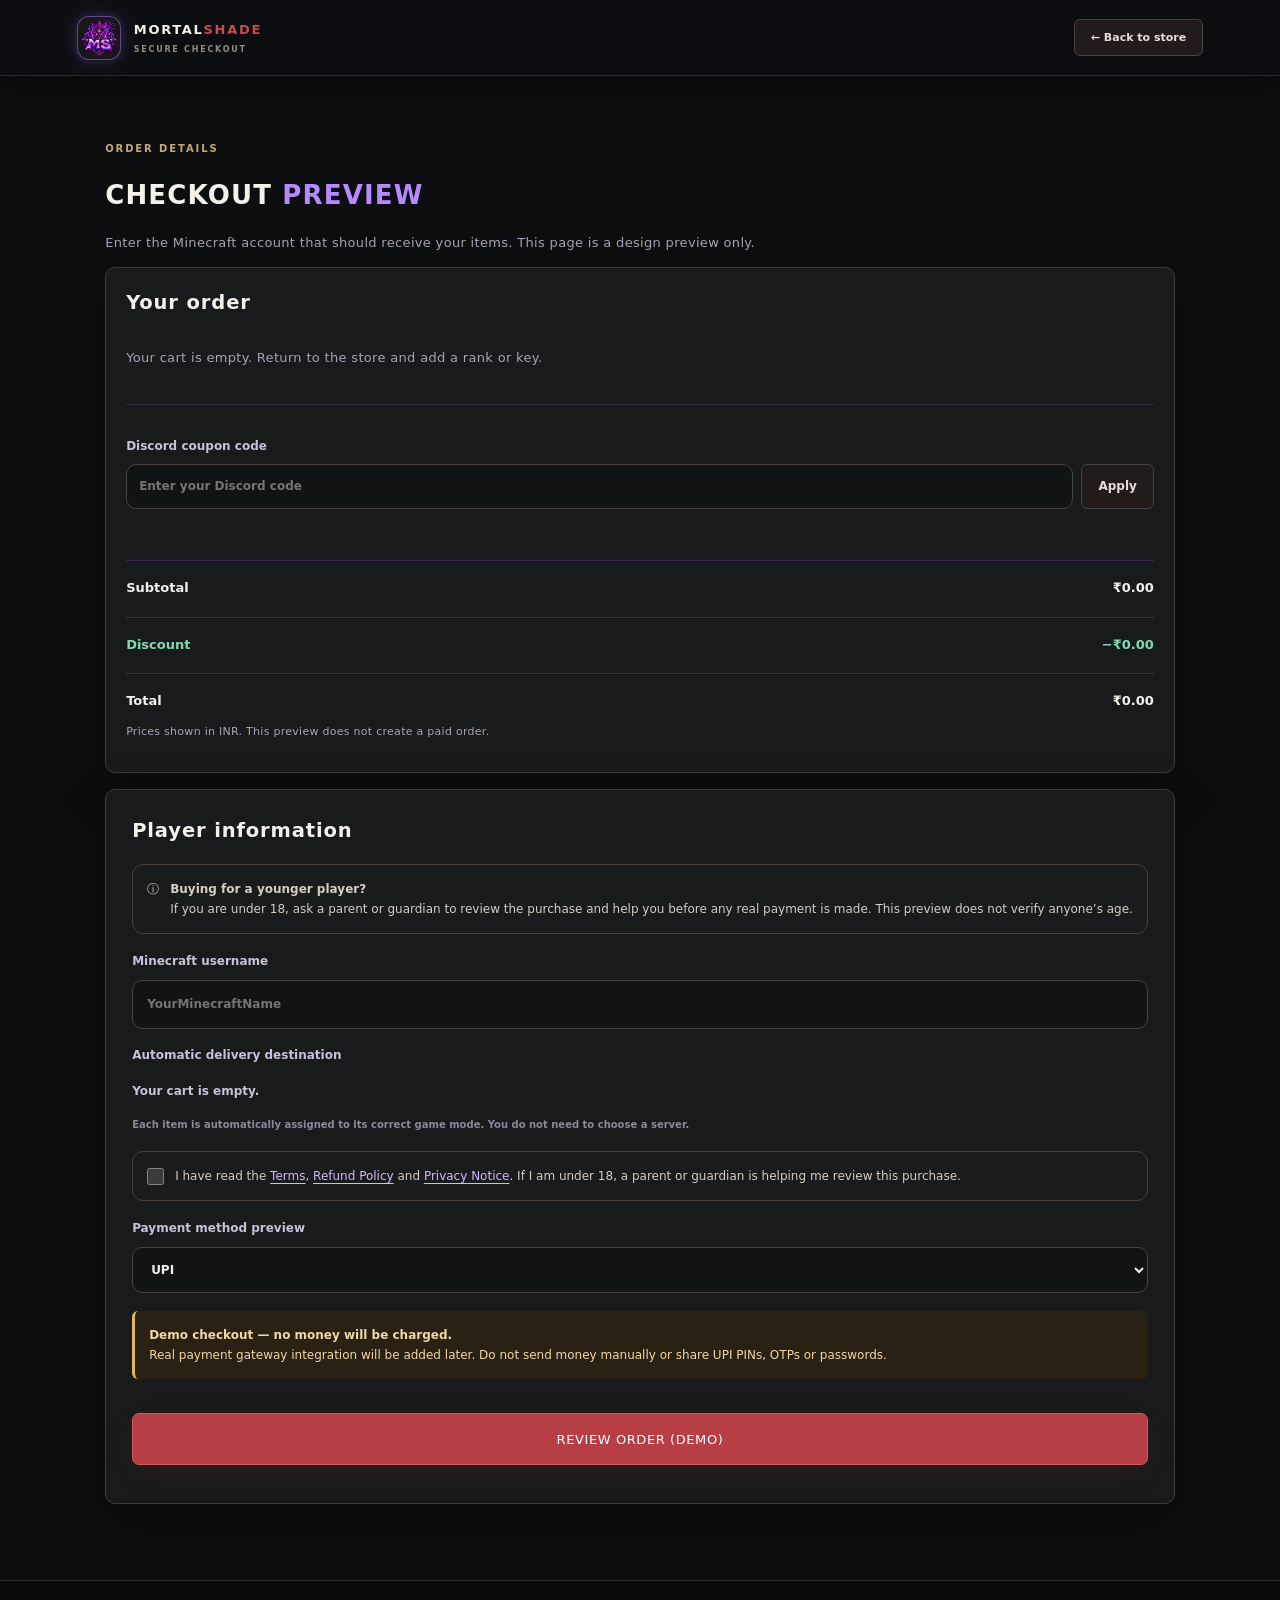
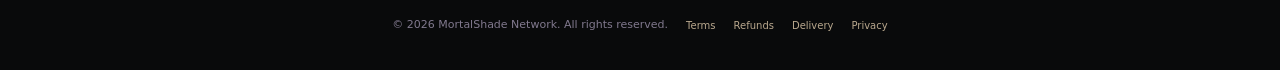
<file: website/checkout.html>
<!doctype html>
<html lang="en">
<head>
<meta charset="utf-8"><meta name="viewport" content="width=device-width, initial-scale=1"><meta name="theme-color" content="#090812">
<title>Checkout Preview | MortalShade Store</title><link rel="stylesheet" href="./styles.css"><script src="./coupons.js"></script><script src="./site-guard.js" defer></script>
</head>
<body>
<header class="site-header"><a class="brand" href="./index.html"><span class="brand-mark logo-frame"><img src="./assets/server-logo.png" alt="MortalShade logo" onerror="this.style.display='none';this.parentElement.textContent='M'"></span><span>MORTAL<span class="brand-accent">SHADE</span><small>SECURE CHECKOUT</small></span></a><a class="server-tab" href="./store.html#collection">← Back to store</a></header>
<main class="checkout-main">
<p class="eyebrow">ORDER DETAILS</p><h1>CHECKOUT <span style="color:#b58aff">PREVIEW</span></h1>
<p style="color:#aaa3b7;font-size:13px;line-height:1.7">Enter the Minecraft account that should receive your items. This page is a design preview only.</p>
<div class="checkout-grid">
<aside class="checkout-summary"><h2>Your order</h2><div id="checkout-items" class="checkout-items"></div><div class="coupon-entry"><label class="checkout-field">Discord coupon code<div class="coupon-input-row"><input id="coupon-code" type="text" maxlength="32" placeholder="Enter your Discord code"><button id="apply-coupon" class="server-tab" type="button">Apply</button></div></label><p id="coupon-message" aria-live="polite"></p></div><div class="checkout-total"><span>Subtotal</span><strong id="checkout-subtotal">₹0</strong></div><div class="checkout-total discount-total"><span>Discount</span><strong id="checkout-discount">−₹0</strong></div><div class="checkout-total"><span>Total</span><strong id="checkout-total">₹0</strong></div><p style="color:#aaa3b7;font-size:11px;line-height:1.7">Prices shown in INR. This preview does not create a paid order.</p></aside>
<section class="checkout-card">
<h2>Player information</h2>
<form id="preview-form">
<label class="checkout-field">Minecraft username<input id="player-name" name="player" required maxlength="16" pattern="[A-Za-z0-9_]{3,16}" placeholder="YourMinecraftName"></label>
<div class="checkout-field"><span>Automatic delivery destination</span><div id="delivery-routing" class="delivery-routing" aria-live="polite"></div><small class="delivery-routing-note">Each item is automatically assigned to its correct game mode. You do not need to choose a server.</small></div>
<label class="policy-consent"><input type="checkbox" id="policy-consent" required> <span>I have read the <a href="./policies.html#terms" target="_blank" rel="noopener">Terms</a>, <a href="./policies.html#refunds" target="_blank" rel="noopener">Refund Policy</a> and <a href="./policies.html#privacy" target="_blank" rel="noopener">Privacy Notice</a>. If I am under 18, a parent or guardian is helping me review this purchase.</span></label>
<label class="checkout-field">Payment method preview<select id="payment-method"><option>UPI</option><option>Debit / Credit Card</option><option>Net Banking</option></select></label>
<div class="checkout-warning"><strong>Demo checkout — no money will be charged.</strong><br>Real payment gateway integration will be added later. Do not send money manually or share UPI PINs, OTPs or passwords.</div>
<button class="primary-button checkout-submit" type="submit">REVIEW ORDER (DEMO)</button>
<p id="preview-result" aria-live="polite" style="color:#bca6e8;font-size:12px;line-height:1.7"></p>
</form>
</section>
</div></main>
<footer class="site-footer"><div class="footer-bottom"><span>© <span id="year"></span> MortalShade Network. All rights reserved.</span><nav class="footer-policy-links" aria-label="Legal policies"><a href="./policies.html#terms">Terms</a><a href="./policies.html#refunds">Refunds</a><a href="./policies.html#delivery">Delivery</a><a href="./policies.html#privacy">Privacy</a></nav></div></footer>
<script>const footerYear=document.getElementById("year");if(footerYear)footerYear.textContent=new Date().getFullYear();</script>
<script>
(()=>{const fmt=new Intl.NumberFormat('en-IN',{style:'currency',currency:'INR',maximumFractionDigits:2});let cart=[];try{cart=JSON.parse(localStorage.getItem('mortalshade-cart')||'[]')}catch(e){}if(!Array.isArray(cart))cart=[];const list=document.getElementById('checkout-items');const routing=document.getElementById('delivery-routing');const serverNames={lifesteal:'LifeSteal',survival:'Survival',bedwars:'BedWars',pvp:'PvP / Mini-Games',network:'MortalShade Network'};if(routing){const groups={};cart.forEach(item=>{const server=item.server||'unknown';(groups[server]??=[]).push(item.name)});if(!cart.length){routing.textContent='Your cart is empty.'}else{Object.entries(groups).forEach(([server,names])=>{const row=document.createElement('div');row.className='delivery-route-row';const title=document.createElement('strong');title.textContent=serverNames[server]||'Server to confirm';const items=document.createElement('span');items.textContent=names.join(', ');row.append(title,items);routing.append(row)})}}let total=0;if(!cart.length){list.innerHTML='<p class="checkout-empty">Your cart is empty. Return to the store and add a rank or key.</p>'}else{cart.forEach(item=>{total+=Number(item.price)||0;const row=document.createElement('div');row.className='checkout-item';const name=document.createElement('span');name.textContent=item.name+' · '+({lifesteal:'LifeSteal',survival:'Survival',bedwars:'BedWars',pvp:'PvP / Mini-Games',network:'Network-wide'}[item.server]||'Server to confirm');const price=document.createElement('strong');price.textContent=fmt.format(Number(item.price)||0);row.append(name,price);list.append(row)})}let discount=0;let activeCoupon=null;const couponInput=document.getElementById('coupon-code');const couponMessage=document.getElementById('coupon-message');const couponButton=document.getElementById('apply-coupon');const coupons=window.MORTALSHADE_COUPONS||{};function refreshTotals(){document.getElementById('checkout-subtotal').textContent=fmt.format(total);document.getElementById('checkout-discount').textContent='−'+fmt.format(discount);document.getElementById('checkout-total').textContent=fmt.format(Math.max(0,total-discount));}refreshTotals();couponButton.addEventListener('click',()=>{const code=couponInput.value.trim().toUpperCase();const offer=coupons[code];if(!offer||!Number.isFinite(Number(offer.percent))||Number(offer.percent)<=0||Number(offer.percent)>100){activeCoupon=null;discount=0;couponMessage.textContent='That code is not active. Check the latest code in our Discord.';couponMessage.className='coupon-invalid';refreshTotals();return;}activeCoupon=code;discount=Math.round(total*Number(offer.percent))/100;couponMessage.textContent=code+' applied — '+offer.percent+'% off!';couponMessage.className='coupon-valid';refreshTotals();});document.getElementById('preview-form').addEventListener('submit',e=>{e.preventDefault();if(!cart.length){document.getElementById('preview-result').textContent='Your cart is empty. Add an item before continuing.';return}const name=document.getElementById('player-name').value.trim();const destinations=[...new Set(cart.map(item=>serverNames[item.server]||'Server to confirm'))];document.getElementById('preview-result').textContent='Preview saved on this page for '+name+'. Items will be routed automatically to: '+destinations.join(', ')+'.'+(activeCoupon?' Coupon '+activeCoupon+' applied.':'')+' No payment was taken.';});})();
</script>
</body></html>
</file>
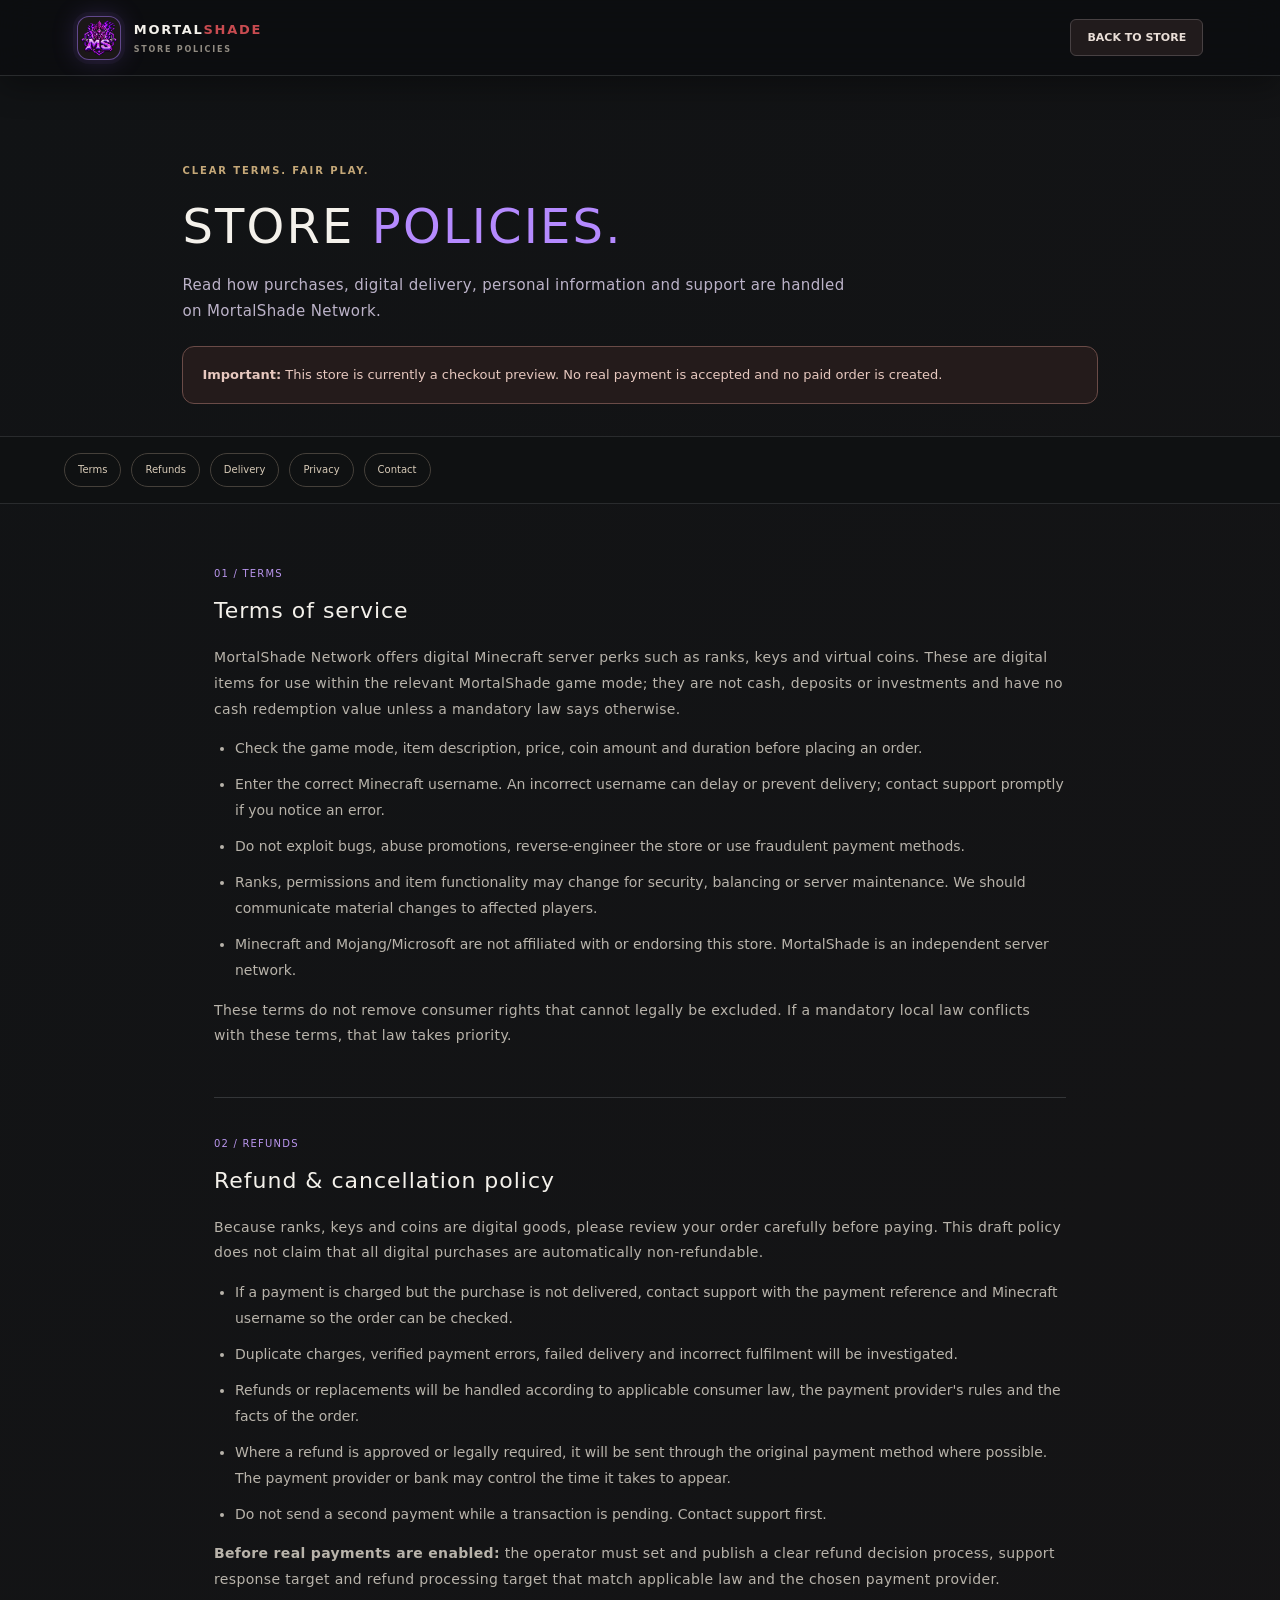
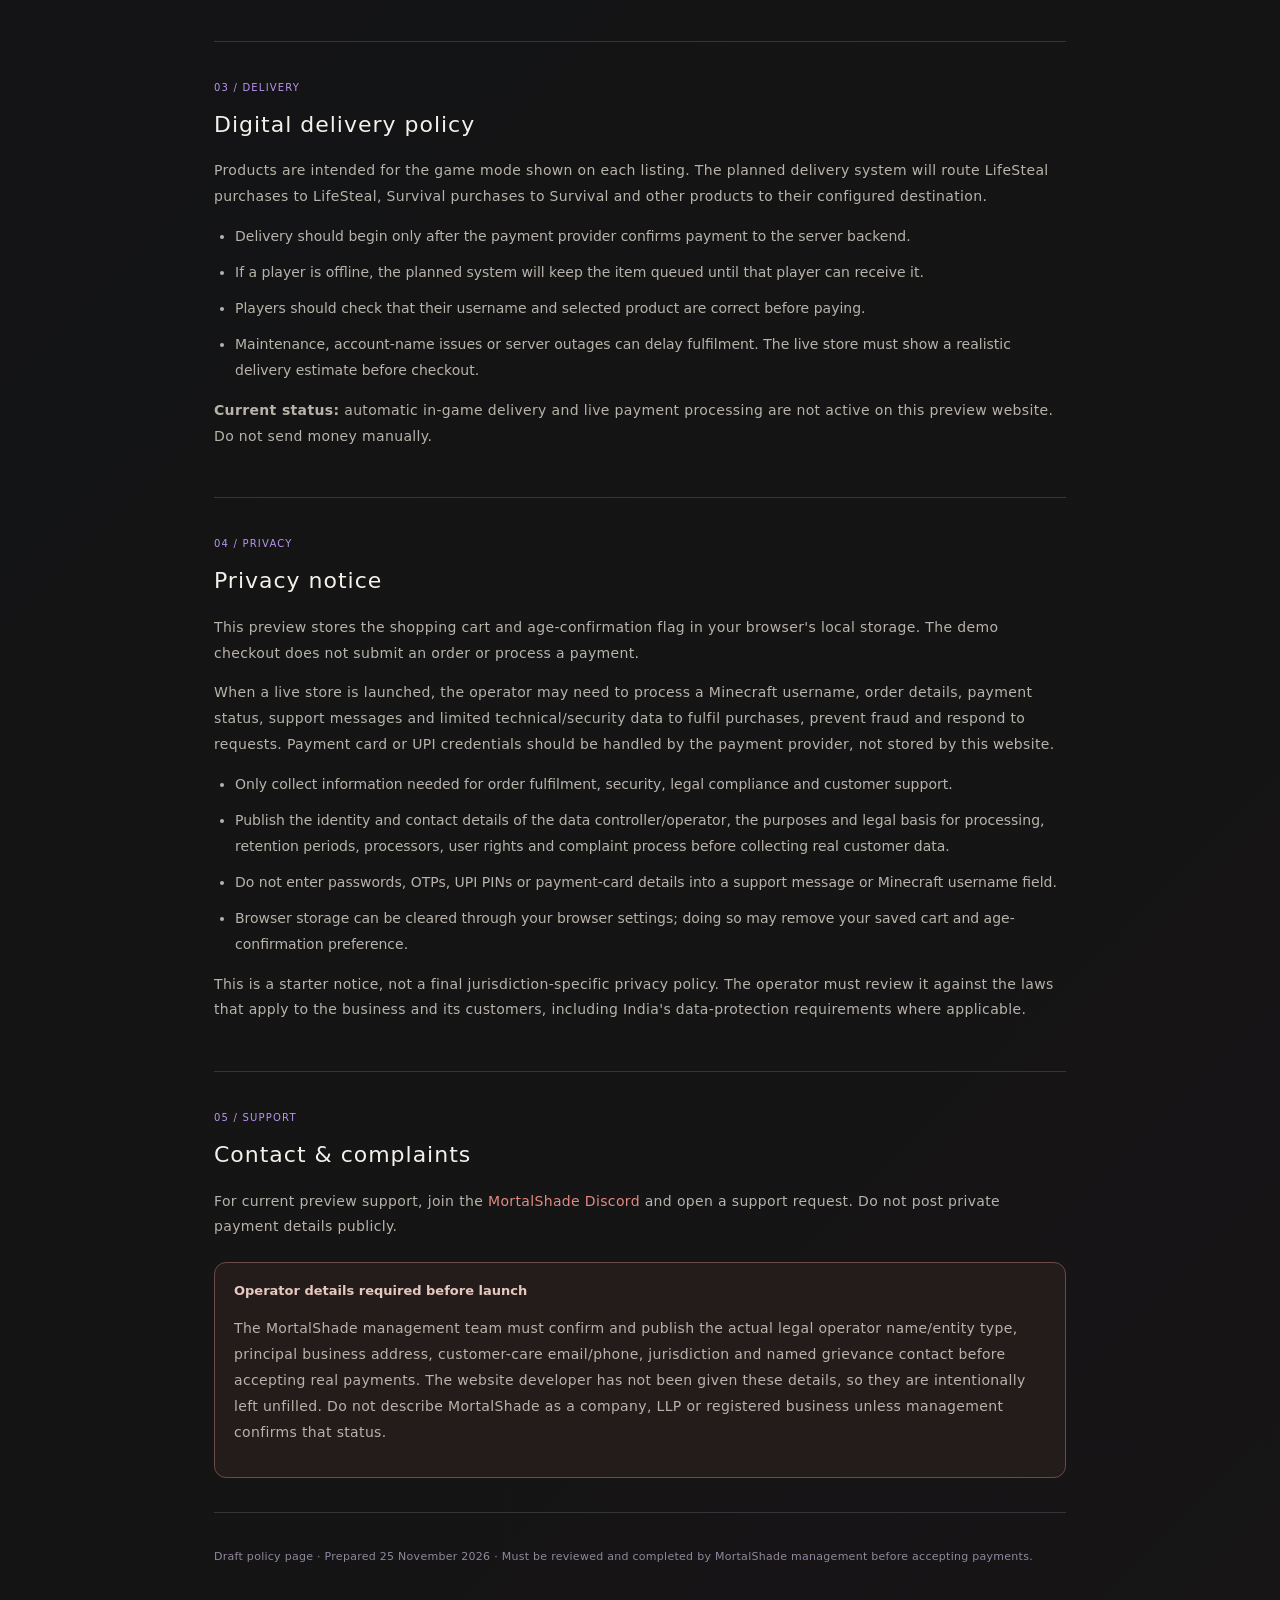
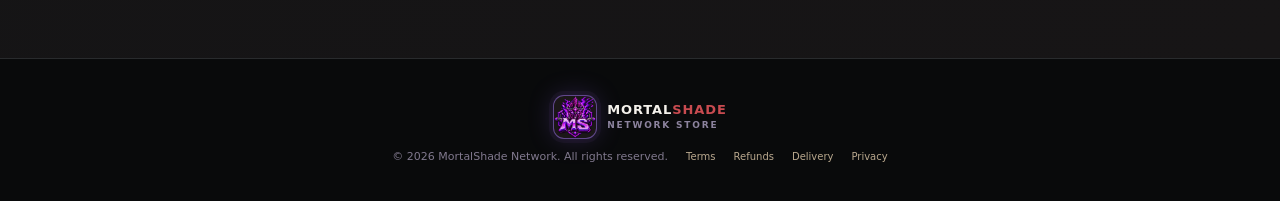
<file: website/policies.html>
<!doctype html>
<html lang="en">
<head>
<meta charset="utf-8"><meta name="viewport" content="width=device-width, initial-scale=1"><meta name="theme-color" content="#090812">
<meta name="description" content="MortalShade Network store policies: terms, privacy, refunds and digital delivery.">
<title>Store Policies | MortalShade Network</title>
<link rel="stylesheet" href="./styles.css"><script src="./site-guard.js" defer></script>
</head>
<body>
<header class="site-header">
<a class="brand" href="./index.html" aria-label="MortalShade home"><span class="brand-mark logo-frame"><img src="./assets/server-logo.png" alt="MortalShade logo" onerror="this.style.display='none';this.parentElement.textContent='M'"></span><span>MORTAL<span class="brand-accent">SHADE</span><small>STORE POLICIES</small></span></a>
<a class="server-tab" href="./store.html">BACK TO STORE</a>
</header>
<main class="policy-main">
<section class="policy-hero"><p class="eyebrow">CLEAR TERMS. FAIR PLAY.</p><h1>STORE <span>POLICIES.</span></h1><p>Read how purchases, digital delivery, personal information and support are handled on MortalShade Network.</p><div class="policy-status"><strong>Important:</strong> This store is currently a checkout preview. No real payment is accepted and no paid order is created.</div></section>
<nav class="policy-nav" aria-label="Policy sections"><a href="#terms">Terms</a><a href="#refunds">Refunds</a><a href="#delivery">Delivery</a><a href="#privacy">Privacy</a><a href="#contact">Contact</a></nav>
<div class="policy-content">
<section class="policy-section" id="terms"><span class="policy-number">01 / TERMS</span><h2>Terms of service</h2>
<p>MortalShade Network offers digital Minecraft server perks such as ranks, keys and virtual coins. These are digital items for use within the relevant MortalShade game mode; they are not cash, deposits or investments and have no cash redemption value unless a mandatory law says otherwise.</p>
<ul><li>Check the game mode, item description, price, coin amount and duration before placing an order.</li><li>Enter the correct Minecraft username. An incorrect username can delay or prevent delivery; contact support promptly if you notice an error.</li><li>Do not exploit bugs, abuse promotions, reverse-engineer the store or use fraudulent payment methods.</li><li>Ranks, permissions and item functionality may change for security, balancing or server maintenance. We should communicate material changes to affected players.</li><li>Minecraft and Mojang/Microsoft are not affiliated with or endorsing this store. MortalShade is an independent server network.</li></ul>
<p>These terms do not remove consumer rights that cannot legally be excluded. If a mandatory local law conflicts with these terms, that law takes priority.</p></section>
<section class="policy-section" id="refunds"><span class="policy-number">02 / REFUNDS</span><h2>Refund & cancellation policy</h2>
<p>Because ranks, keys and coins are digital goods, please review your order carefully before paying. This draft policy does not claim that all digital purchases are automatically non-refundable.</p>
<ul><li>If a payment is charged but the purchase is not delivered, contact support with the payment reference and Minecraft username so the order can be checked.</li><li>Duplicate charges, verified payment errors, failed delivery and incorrect fulfilment will be investigated.</li><li>Refunds or replacements will be handled according to applicable consumer law, the payment provider's rules and the facts of the order.</li><li>Where a refund is approved or legally required, it will be sent through the original payment method where possible. The payment provider or bank may control the time it takes to appear.</li><li>Do not send a second payment while a transaction is pending. Contact support first.</li></ul>
<p><strong>Before real payments are enabled:</strong> the operator must set and publish a clear refund decision process, support response target and refund processing target that match applicable law and the chosen payment provider.</p></section>
<section class="policy-section" id="delivery"><span class="policy-number">03 / DELIVERY</span><h2>Digital delivery policy</h2>
<p>Products are intended for the game mode shown on each listing. The planned delivery system will route LifeSteal purchases to LifeSteal, Survival purchases to Survival and other products to their configured destination.</p>
<ul><li>Delivery should begin only after the payment provider confirms payment to the server backend.</li><li>If a player is offline, the planned system will keep the item queued until that player can receive it.</li><li>Players should check that their username and selected product are correct before paying.</li><li>Maintenance, account-name issues or server outages can delay fulfilment. The live store must show a realistic delivery estimate before checkout.</li></ul>
<p><strong>Current status:</strong> automatic in-game delivery and live payment processing are not active on this preview website. Do not send money manually.</p></section>
<section class="policy-section" id="privacy"><span class="policy-number">04 / PRIVACY</span><h2>Privacy notice</h2>
<p>This preview stores the shopping cart and age-confirmation flag in your browser's local storage. The demo checkout does not submit an order or process a payment.</p>
<p>When a live store is launched, the operator may need to process a Minecraft username, order details, payment status, support messages and limited technical/security data to fulfil purchases, prevent fraud and respond to requests. Payment card or UPI credentials should be handled by the payment provider, not stored by this website.</p>
<ul><li>Only collect information needed for order fulfilment, security, legal compliance and customer support.</li><li>Publish the identity and contact details of the data controller/operator, the purposes and legal basis for processing, retention periods, processors, user rights and complaint process before collecting real customer data.</li><li>Do not enter passwords, OTPs, UPI PINs or payment-card details into a support message or Minecraft username field.</li><li>Browser storage can be cleared through your browser settings; doing so may remove your saved cart and age-confirmation preference.</li></ul>
<p>This is a starter notice, not a final jurisdiction-specific privacy policy. The operator must review it against the laws that apply to the business and its customers, including India's data-protection requirements where applicable.</p></section>
<section class="policy-section" id="contact"><span class="policy-number">05 / SUPPORT</span><h2>Contact & complaints</h2>
<p>For current preview support, join the <a href="https://discord.gg/FRk5gZ32hZ" target="_blank" rel="noopener noreferrer">MortalShade Discord</a> and open a support request. Do not post private payment details publicly.</p>
<div class="policy-action"><strong>Operator details required before launch</strong><p>The MortalShade management team must confirm and publish the actual legal operator name/entity type, principal business address, customer-care email/phone, jurisdiction and named grievance contact before accepting real payments. The website developer has not been given these details, so they are intentionally left unfilled. Do not describe MortalShade as a company, LLP or registered business unless management confirms that status.</p></div>
</section>
<p class="policy-updated">Draft policy page · Prepared 25 November 2026 · Must be reviewed and completed by MortalShade management before accepting payments.</p>
</div>
</main>
<footer class="site-footer"><div class="footer-main"><a class="brand footer-brand" href="./index.html"><span class="brand-mark logo-frame"><img src="./assets/server-logo.png" alt="MortalShade logo"></span><span class="footer-brand-copy"><span>MORTAL<span class="brand-accent">SHADE</span></span><small>NETWORK STORE</small></span></a></div><div class="footer-bottom"><span>© <span id="year"></span> MortalShade Network. All rights reserved.</span><nav class="footer-policy-links"><a href="#terms">Terms</a><a href="#refunds">Refunds</a><a href="#delivery">Delivery</a><a href="#privacy">Privacy</a></nav></div></footer>
<script>const y=document.getElementById('year');if(y)y.textContent=new Date().getFullYear();</script>
</body></html>
</file>
<file: website/styles.css>
/* Minecraft-inspired Monocraft typeface (SIL Open Font License) */
@font-face{
  font-family:'Monocraft';
  src:url('https://cdn.jsdelivr.net/gh/IdreesInc/Monocraft@main/dist/Monocraft-ttf/Monocraft.ttf') format('truetype');
  font-style:normal;
  font-weight:400;
  font-display:swap;
}
html,body,body *{font-family:'Monocraft',monospace!important}
body{letter-spacing:0;line-height:1.7}
h1,h2,h3,h4{letter-spacing:0;line-height:1.45}
button,input,select,textarea{letter-spacing:0}
@media(max-width:640px){
  body{line-height:1.65}
  h1,h2,h3,h4{line-height:1.4}
}

:root{color-scheme:dark;--bg:#090812;--panel:#12101e;--panel2:#191629;--line:#29243d;--text:#f7f5ff;--muted:#a7a1b9;--purple:#9b6cff;--pink:#dc65d8;--cyan:#66e3dc}
*{box-sizing:border-box}
html{scroll-behavior:smooth;scroll-padding-top:90px}
body{margin:0;background:var(--bg);color:var(--text);font-family:Inter,system-ui,sans-serif}
a{color:inherit;text-decoration:none}
.site-header{position:sticky;top:0;z-index:100;height:82px;padding:0 max(5vw,24px);display:flex;align-items:center;justify-content:space-between;border-bottom:1px solid #332a48;background:rgba(13,11,22,.94);backdrop-filter:blur(16px);box-shadow:0 8px 28px #0004}
.brand{display:flex;align-items:center;gap:11px;font-size:14px;font-weight:800;letter-spacing:.09em}
.brand-mark{width:42px;height:42px;display:grid;place-items:center;border:1px solid var(--purple);border-radius:11px;background:linear-gradient(145deg,#332052,#171326);font-size:22px;color:#fff;box-shadow:0 0 24px #9b6cff33}
.brand-accent{color:#b995ff}.brand small{display:block;margin-top:3px;color:#8d849f;font-size:8px;letter-spacing:.24em}
.site-header nav{display:flex;gap:34px;color:#c0bacd;font-size:12px;font-weight:600}.site-header nav a:hover{color:#fff}
.cart-button{border:1px solid #694b8c;border-radius:10px;padding:11px 16px;background:#1a1428;color:white;font:700 13px Inter;cursor:pointer;transition:transform .18s,box-shadow .18s}
.cart-button span{display:inline-grid;place-items:center;margin-left:8px;min-width:22px;height:22px;padding:0 5px;border-radius:50%;background:var(--purple);color:#100b1b}
.cart-bump{animation:cartBump .42s ease}@keyframes cartBump{0%,100%{transform:scale(1)}35%{transform:scale(1.18);box-shadow:0 0 25px #ad7bff}}
.hero{position:relative;min-height:540px;padding:88px max(9vw,28px);display:flex;align-items:center;overflow:hidden;background:radial-gradient(ellipse at 78% 48%,#39205a 0,transparent 34%),linear-gradient(110deg,#100c1b,#0b0913 70%)}
.hero:after{content:"";position:absolute;inset:0;background:linear-gradient(90deg,#0d0a16 0%,transparent 75%);pointer-events:none}
.hero-content{position:relative;z-index:2;max-width:570px}.eyebrow{color:#b99aff;font-size:10px;font-weight:800;letter-spacing:.2em}
.live-dot{display:inline-block;width:7px;height:7px;margin-right:8px;border-radius:50%;background:#6ce4c1;box-shadow:0 0 12px #6ce4c1}
.hero h1{margin:18px 0;font-size:clamp(44px,7vw,76px);line-height:.98;letter-spacing:-.065em;font-weight:800}
.hero h1 span,.section-heading h2 span,.info-section h2 span,.store-page-hero h1 span{color:#b58aff}
.hero-copy{max-width:430px;color:#b6afc5;font-size:14px;line-height:1.8}
.primary-button{display:inline-flex;gap:20px;align-items:center;margin-top:18px;padding:17px 22px;border-radius:7px;background:linear-gradient(100deg,#8b5ce8,#b05bda);font-size:11px;font-weight:800;letter-spacing:.1em;box-shadow:0 10px 35px #9b6cff38}
.primary-button:hover{filter:brightness(1.12)}.hero-note{margin-top:17px;color:#827b91;font-size:10px}
.hero-art{position:absolute;right:12%;top:50%;width:300px;height:300px;transform:translateY(-50%);display:grid;place-items:center;border:1px solid #a77aff33;border-radius:50%;box-shadow:0 0 90px #8e54dd20,inset 0 0 70px #8e54dd16}
.hero-emblem{width:185px;height:185px;display:grid;place-items:center;border:2px solid #bd9aff;border-radius:34px;transform:rotate(-12deg);background:linear-gradient(145deg,#302047,#100d1c);font-size:100px;font-weight:800;color:#f3eaff;text-shadow:0 0 35px #b68aff}
.hero-emblem span{color:#b77bff}.orb{position:absolute;border:1px solid #b98aff66;border-radius:50%}.orb-one{inset:24px}.orb-two{inset:-20px;border-color:#8e72c933}
.art-caption{position:absolute;right:-55px;bottom:35px;color:#b7a2d9;font-size:9px;line-height:1.6;letter-spacing:.2em}
.store-page-hero{padding:55px max(8vw,24px) 42px;background:radial-gradient(ellipse at 80% 20%,#302047,transparent 48%),#0d0a16}
.store-page-hero h1{margin:10px 0;font-size:clamp(30px,5vw,52px);letter-spacing:-.06em}.store-page-hero p:last-child{color:var(--muted);font-size:13px}
.store-section,.info-section{padding:65px max(8vw,24px)}.store-section{background:#0c0a14}
.section-heading{display:flex;align-items:end;justify-content:space-between;gap:24px}
.section-heading h2,.info-section h2{margin:9px 0 0;font-size:36px;letter-spacing:-.05em}
.section-description{max-width:300px;color:var(--muted);font-size:12px;line-height:1.7}
.coin-calculator{display:grid;grid-template-columns:1.5fr 1fr 1fr;align-items:end;gap:18px;margin:28px 0 24px;padding:22px;border:1px solid #493765;border-radius:12px;background:linear-gradient(120deg,#1a1428,#12101e)}
.coin-calculator h3{margin:7px 0;font-size:18px}.coin-calculator p:not(.eyebrow){margin:0;color:var(--muted);font-size:11px}
.coin-calculator label{display:block;color:#c9c1d7;font-size:11px;font-weight:700}
.coin-calculator input{display:block;width:100%;margin-top:8px;padding:12px;border:1px solid #493765;border-radius:7px;background:#0d0a16;color:#fff;font:600 14px Inter}
.calculator-result{display:flex;flex-direction:column;gap:6px}.calculator-result span{color:#aaa3b7;font-size:11px}.calculator-result strong{color:#d4b8ff;font-size:24px}
.category-tabs{display:flex;flex-wrap:wrap;gap:9px;margin:26px 0 20px}
.server-tab{padding:11px 16px;border:1px solid var(--line);border-radius:7px;background:#12101c;color:#aaa3ba;font:600 11px Inter;cursor:pointer}
.server-tab:hover,.server-tab.active{border-color:#9164d8;background:#251a39;color:#fff}
.store-toolbar{display:flex;justify-content:space-between;gap:12px;padding:15px 0;border-top:1px solid #262137;color:#aaa3b7;font-size:11px}.secure-note{color:#8fdbca}
.product-grid{display:grid;grid-template-columns:repeat(3,minmax(0,1fr));gap:16px}
.product-card{position:relative;display:flex;flex-direction:column;align-items:flex-start;min-height:260px;padding:24px;border:1px solid #302742;border-radius:10px;background:linear-gradient(145deg,#191427,#11101b);transition:transform .2s,border-color .2s,box-shadow .2s}
.product-card:hover{transform:translateY(-4px);border-color:#7653a5;box-shadow:0 15px 35px #0005}
.product-card h3{margin:8px 0;font-size:18px}.product-card>p:not(.eyebrow){color:#a7a0b7;font-size:12px;line-height:1.7}
.product-price{margin:14px 0 6px;color:#e2ceff!important;font-size:17px!important;font-weight:800}
.product-meta{color:#9f97b0;font-size:11px}
.add-to-cart{margin-top:auto;padding:12px 16px}
.empty-state{grid-column:1/-1;padding:48px 20px;text-align:center;border:1px dashed #3a3150;border-radius:12px;background:linear-gradient(145deg,#151122,#100e18)}
.empty-icon{font-size:30px;color:#b18bfa}.empty-state h3{margin:12px 0 8px;font-size:17px}.empty-state p{max-width:440px;margin:0 auto;color:var(--muted);font-size:12px;line-height:1.7}
.info-section{background:radial-gradient(ellipse at 50% 0,#241635,transparent 55%),#100d19}
.steps{display:grid;grid-template-columns:repeat(3,1fr);gap:14px;margin-top:32px}
.step-card{padding:24px;border:1px solid #302742;border-radius:10px;background:#151120}
.step-card>span{color:#b48aff;font-size:12px;font-weight:800;letter-spacing:.12em}.step-card h3{font-size:14px}
.step-card p,.notice{color:#a7a0b7;font-size:11px;line-height:1.8}
.notice{margin-top:25px;padding:13px 16px;border-left:2px solid #b18aff;background:#191426}
footer{display:flex;align-items:center;justify-content:space-between;gap:20px;padding:28px max(5vw,24px);border-top:1px solid #262137}
footer p,.copyright{max-width:360px;color:#898297;font-size:10px;line-height:1.7}.copyright{text-align:right}
.cart-dialog{width:min(460px,calc(100% - 28px));border:1px solid #493765;border-radius:13px;background:#151120;color:#fff;padding:22px;box-shadow:0 20px 90px #000b}
.cart-dialog::backdrop{background:#05030acc;backdrop-filter:blur(4px)}.dialog-heading{display:flex;justify-content:space-between;align-items:center}
.dialog-heading h2{margin:0;font-size:20px}.icon-button{border:0;background:none;color:white;font-size:25px;cursor:pointer}
.cart-items{padding:18px 0;color:#c2bbd0;font-size:12px}.cart-line{display:grid;grid-template-columns:1fr auto auto;align-items:center;gap:12px;padding:12px 0;border-bottom:1px solid var(--line)}
.cart-line strong{color:#e2ceff}.remove-cart-item{border:0;background:none;color:#b99aff;font:600 10px Inter;cursor:pointer}
.cart-footnote{padding-top:14px;border-top:1px solid var(--line);color:#9f97b0;font-size:11px;line-height:1.6}
.cart-fly-card{position:fixed;z-index:9999;margin:0;pointer-events:none;overflow:hidden;box-shadow:0 20px 60px #000b;border:1px solid #b995ff;background:#21182f}
@media(max-width:760px){
 .site-header{height:72px;padding:0 16px}.site-header nav{display:none}.brand{font-size:12px}.brand-mark{width:40px;height:40px}
 .hero{min-height:540px;padding:70px 26px}.hero-art{right:-130px;opacity:.28}.hero-content{max-width:500px}
 .section-heading{display:block}.section-description{margin-top:12px}
 .product-grid{grid-template-columns:1fr}.steps{grid-template-columns:1fr}
 .store-section,.info-section{padding:52px 20px}.store-toolbar{flex-direction:column}
 .coin-calculator{grid-template-columns:1fr;align-items:stretch}.category-tabs{display:grid;grid-template-columns:1fr}
 .store-page-hero{padding:42px 22px 32px}footer{align-items:flex-start;flex-direction:column}.copyright{text-align:left}
 .cart-line{grid-template-columns:1fr auto}.remove-cart-item{grid-column:1/-1;justify-self:start}
}

/* Server identity and live status */
.server-panel{display:flex;flex-wrap:wrap;align-items:center;gap:12px;margin-top:28px}
.server-status{display:flex;align-items:center;gap:11px;padding:12px 15px;border:1px solid #3b3150;border-radius:9px;background:#171322}
.status-light{width:9px;height:9px;border-radius:50%;background:#f0b45e;box-shadow:0 0 12px #f0b45e88}
.status-light.online{background:#65e3b6;box-shadow:0 0 13px #65e3b688}
.server-status strong,.server-status small{display:block}.server-status strong{font-size:10px;letter-spacing:.12em}.server-status small{margin-top:4px;color:#a59db5;font-size:10px}
.ip-copy{display:flex;flex-direction:column;gap:4px;padding:12px 15px;border:1px solid #614783;border-radius:9px;background:#1b1429;color:#fff;text-align:left;cursor:pointer}
.ip-copy span{font-size:12px;font-weight:700}.ip-copy small{color:#b69adf;font-size:8px;letter-spacing:.08em}.ip-copy.copied{border-color:#65e3b6}
footer a:hover{color:#d4b8ff}
@media(max-width:560px){.server-panel{align-items:stretch;flex-direction:column}.server-status,.ip-copy{width:100%}}

/* Custom category artwork */
.product-art{width:76px;height:76px;display:grid;place-items:center;margin-bottom:16px;border:1px solid #7450a4;border-radius:18px;background:radial-gradient(circle at 50% 25%,#7041a4,#21132f 70%);font-size:38px;box-shadow:0 10px 30px #8d43dc25,inset 0 0 22px #d98cff20}
.rank-art{color:#f3d8ff;text-shadow:0 0 15px #d65bff,0 0 28px #7c38ff}
.key-art{border-color:#a05ac7;background:radial-gradient(circle at 50% 25%,#8d2a9c,#21132f 70%);filter:drop-shadow(0 0 12px #d02bff55)}
.product-card .eyebrow{margin:0}

/* Logo, checkout preview and improved live server card */
.logo-frame{overflow:hidden;padding:3px;background:#171322}
.logo-frame img{width:100%;height:100%;object-fit:contain;border-radius:8px}
.hero-server-logo{position:absolute;z-index:1;width:min(250px,72%);height:min(250px,72%);object-fit:contain;filter:drop-shadow(0 0 32px #a66cff88);border-radius:28px}
.server-status{min-width:190px}
.server-status strong{letter-spacing:.08em}
.checkout-main{max-width:920px;margin:0 auto;padding:54px 22px 80px}
.checkout-card{padding:26px;border:1px solid #493765;border-radius:16px;background:linear-gradient(145deg,#191427,#100e18);box-shadow:0 20px 70px #0005}
.checkout-grid{display:grid;grid-template-columns:1.1fr .9fr;gap:18px}
.checkout-field{display:grid;gap:8px;margin:17px 0;color:#c9c1d7;font-size:12px;font-weight:700}
.checkout-field input,.checkout-field select{width:100%;padding:14px;border:1px solid #493765;border-radius:8px;background:#0d0a16;color:#fff;font:500 14px Inter}
.checkout-summary{padding:20px;border:1px solid #302742;border-radius:12px;background:#100e19}
.checkout-summary h2{margin-top:0}
.checkout-total{display:flex;justify-content:space-between;gap:10px;margin-top:18px;padding-top:16px;border-top:1px solid #382d4c;font-weight:800}
.checkout-warning{margin:18px 0;padding:14px;border-left:3px solid #e5b65e;border-radius:6px;background:#2a2115;color:#f2d7a5;font-size:12px;line-height:1.7}
.checkout-submit{width:100%;margin-top:16px;border:0;cursor:pointer}
.checkout-items{display:grid;gap:10px}
.checkout-item{display:flex;justify-content:space-between;gap:12px;padding:11px 0;border-bottom:1px solid #302742;color:#d8d0e6;font-size:12px}
.checkout-empty{color:#aaa3b7;font-size:13px;line-height:1.7}
@media(max-width:700px){.checkout-grid{grid-template-columns:1fr}.checkout-main{padding:34px 16px 60px}}


/* Discord community button in the main navigation */
.discord-button{display:inline-flex;align-items:center;justify-content:center;gap:8px;margin-left:auto;margin-right:12px;padding:11px 15px;border:1px solid #6650a4;border-radius:9px;background:linear-gradient(105deg,#493078,#30204f);color:#fff;font-size:10px;font-weight:800;letter-spacing:.08em;white-space:nowrap;box-shadow:0 5px 20px #7650c522;transition:transform .18s,filter .18s}.discord-button:hover{transform:translateY(-2px);filter:brightness(1.2)}.discord-button span{color:#c7a8ff;font-size:13px}
@media(max-width:560px){.discord-button{margin-left:auto;margin-right:8px;padding:9px 10px;font-size:9px}.cart-button{padding:9px 10px;font-size:11px}}



/* Premium product cards, rank artwork, details and Discord coupons */
.product-art-image{width:100px;height:100px;object-fit:contain;margin:0 auto 15px;filter:drop-shadow(0 8px 22px #9b6cff45)}
.product-card{min-height:360px;padding:22px;overflow:hidden}
.product-card .eyebrow{margin:0}
.product-card h3{font-size:19px}
.product-card>p:not(.eyebrow){margin:7px 0}
.product-actions{display:grid;grid-template-columns:1fr 1fr;gap:9px;width:100%;margin-top:auto;padding-top:18px}
.product-actions button{min-width:0;white-space:nowrap}
.details-button{border-color:#5c477b;color:#dfd2f5}
.discord-coupon-note{display:flex;align-items:center;gap:15px;margin:24px 0 18px;padding:18px 20px;border:1px solid #5a3c7c;border-radius:13px;background:linear-gradient(105deg,#211632,#15101f 70%);box-shadow:0 12px 35px #0003}
.coupon-spark{display:grid;place-items:center;width:42px;height:42px;flex:0 0 42px;border-radius:12px;background:#392356;color:#e3c5ff;font-size:23px}
.discord-coupon-note strong{font-size:11px;letter-spacing:.14em;color:#e6d6ff}
.discord-coupon-note p{margin:5px 0 0;color:#aaa0ba;font-size:11px;line-height:1.6}
.discord-coupon-note a{display:inline-flex;flex:0 0 auto;align-items:center;justify-content:center;margin-left:auto;padding:12px 17px;border:1px solid #8060b2;border-radius:9px;background:linear-gradient(110deg,#6942a0,#49306f);color:#fff;font-size:10px;font-weight:800;letter-spacing:.08em;white-space:nowrap;box-shadow:0 6px 18px #8c5bd533;transition:transform .18s,filter .18s}.discord-coupon-note a:hover{transform:translateY(-2px);filter:brightness(1.15)}
.product-details-dialog{width:min(500px,calc(100% - 28px));border:1px solid #65478c;border-radius:16px;background:linear-gradient(145deg,#1b1429,#100e19);color:#fff;padding:24px;box-shadow:0 24px 100px #000c}
.product-details-dialog::backdrop{background:#05030adb;backdrop-filter:blur(5px)}
.product-details-body{display:flex;flex-direction:column;align-items:center;text-align:center;padding:8px 10px 4px}
.detail-rank-art{width:142px;height:142px;object-fit:contain;filter:drop-shadow(0 8px 28px #a96bff55)}
.product-details-body h2{margin:12px 0 5px;font-size:26px}
.detail-server,.detail-meta{color:#a99dbd;font-size:12px}
.detail-price{color:#e4caff;font-size:18px;font-weight:800}
.detail-description{color:#c1b8cf;font-size:13px;line-height:1.8}
.detail-offer{padding:12px;border:1px solid #79572e;border-radius:8px;background:#2b2115;color:#f4d49a;font-size:12px;line-height:1.6}
.detail-meta{margin:0 0 16px}
@media(max-width:700px){.discord-coupon-note{align-items:flex-start;flex-wrap:wrap}.discord-coupon-note a{width:100%;margin:4px 0 0 57px}.product-actions{grid-template-columns:1fr}.product-card{min-height:0}.product-art-image{width:92px;height:92px}}


/* Store hero: dedicated server connection and support panel */
.store-server-block{display:grid;grid-template-columns:1fr 1fr auto;gap:10px;max-width:900px;margin-top:24px;padding:12px;border:1px solid #493765;border-radius:14px;background:linear-gradient(125deg,#1b1429,#100e19 78%);box-shadow:0 16px 42px #0004}
.store-server-row{position:relative;display:grid;grid-template-columns:auto 1fr auto;align-items:center;gap:7px 10px;min-width:0;padding:12px 13px;border:1px solid #332943;border-radius:10px;background:#100d19}
.store-server-label{grid-column:1/-1;color:#a995c9;font-size:9px;font-weight:800;letter-spacing:.13em}
.store-server-row>strong{min-width:0;overflow-wrap:anywhere;color:#f3eaff;font-size:12px}
.store-server-row>small{grid-column:2;color:#b4a5cd;font-size:9px;letter-spacing:.08em}
.store-copy-ip{padding:7px 9px;border:1px solid #654b88;border-radius:7px;background:#281b3b;color:#dfcaff;font:800 9px Inter;letter-spacing:.08em;cursor:pointer}
.store-copy-ip:hover{background:#49306b}
.bedrock-server-row{grid-template-columns:30px 1fr auto}
.bedrock-icon{grid-row:1/3;grid-column:1;width:28px;height:28px}
.bedrock-icon svg{display:block;width:100%;height:100%;filter:drop-shadow(0 3px 6px #70c66a44)}
.bedrock-server-row .store-server-label{grid-column:2/-1}
.bedrock-server-row>strong{grid-column:2;grid-row:2}
.bedrock-server-row>small{grid-column:2;grid-row:3}
.bedrock-server-row .store-copy-ip{grid-column:3;grid-row:2/4}
.store-support-button{display:flex;align-items:center;justify-content:center;gap:11px;min-width:170px;padding:14px;border:1px solid #6650a4;border-radius:10px;background:linear-gradient(145deg,#493078,#291d43);color:#fff;transition:transform .18s,filter .18s}
.store-support-button:hover{transform:translateY(-2px);filter:brightness(1.15)}
.store-support-button>span:first-child{font-size:23px;color:#d3b5ff}
.store-support-button strong,.store-support-button small{display:block}
.store-support-button strong{font-size:9px;letter-spacing:.1em}
.store-support-button small{margin-top:5px;color:#c2b3d8;font-size:9px}
.store-support-button .support-arrow{margin-left:auto;color:#d7c2ff}
@media(max-width:760px){.store-server-block{grid-template-columns:1fr 1fr}.store-support-button{grid-column:1/-1;justify-content:flex-start}}
@media(max-width:480px){.store-server-block{grid-template-columns:1fr;padding:9px}.store-support-button{grid-column:auto}.store-server-row{padding:11px}.store-server-row>strong{font-size:11px}}


/* Keep the Discord coupon banner content inside its container */
.discord-coupon-note{box-sizing:border-box;width:100%;min-width:0;max-width:100%;overflow:hidden}
.discord-coupon-note>div{flex:1 1 0;min-width:0;overflow-wrap:anywhere}
.discord-coupon-note strong{display:block;max-width:100%;overflow-wrap:anywhere;word-break:normal;letter-spacing:.1em}
.discord-coupon-note p{max-width:100%;overflow-wrap:anywhere}
.discord-coupon-note a{max-width:100%;box-sizing:border-box;text-align:center}
@media(max-width:560px){
  .discord-coupon-note{gap:11px;padding:14px;flex-wrap:wrap}
  .discord-coupon-note>div{flex:1 1 calc(100% - 58px);min-width:0}
  .discord-coupon-note a{flex:0 1 auto;margin:4px 0 0 53px;white-space:normal;padding:10px 14px}
}

/* Refined server connection cards and floating back-to-top control */
.store-server-row{padding:15px 15px 13px;background:linear-gradient(145deg,#171020,#0d0b14);border-color:#49365f;box-shadow:inset 0 1px #ffffff08,0 8px 22px #0003}
.store-server-label{display:flex;align-items:center;gap:7px;color:#c2a9e8;font-size:9px;letter-spacing:.16em}
.server-platform-icon{display:inline-grid;place-items:center;width:19px;height:19px;border-radius:6px;font-size:11px;line-height:1}
.java-platform-icon{color:#e4c8ff;background:linear-gradient(145deg,#62428d,#35204f);box-shadow:0 0 14px #9c6bd633}
.bedrock-platform-icon{color:#d9ffc0;background:linear-gradient(145deg,#397d49,#1c492f);box-shadow:0 0 14px #70ce7444}
.java-server-row{grid-template-columns:30px minmax(0,1fr) auto}
.java-server-row .store-server-label{grid-column:1/-1}
.server-address-icon{grid-column:1;grid-row:2;display:grid;place-items:center;width:28px;height:28px;border-radius:8px;background:linear-gradient(145deg,#493064,#241832);color:#e8d7ff;font-size:18px;border:1px solid #75539b}
.java-server-row>strong{grid-column:2;grid-row:2;font-size:13px;letter-spacing:.015em}
.java-server-row .store-copy-ip{grid-column:3;grid-row:2}
.server-connection-hint{grid-column:2/-1;color:#9586aa;font-size:8px;letter-spacing:.12em}
.bedrock-icon{width:34px;height:34px;filter:drop-shadow(0 4px 8px #6acb6944)}
.bedrock-server-row{grid-template-columns:36px minmax(0,1fr) auto}
.bedrock-server-row .store-server-label{grid-column:1/-1}
.bedrock-server-row .bedrock-icon{grid-column:1;grid-row:2/4;width:34px;height:34px}
.bedrock-server-row>strong{grid-column:2;grid-row:2;font-size:13px;letter-spacing:.015em}
.bedrock-server-row>small{grid-column:2;grid-row:3}
.bedrock-server-row .store-copy-ip{grid-column:3;grid-row:2/4}
.store-copy-ip{border-radius:8px;padding:9px 12px;letter-spacing:.1em;box-shadow:0 4px 14px #0003}
.back-to-top{position:fixed;right:24px;bottom:24px;z-index:80;display:grid;place-items:center;width:48px;height:48px;border:1px solid #9a72d0;border-radius:15px;background:linear-gradient(145deg,#7546a9,#3d255f);color:#fff;font-size:26px;font-weight:800;line-height:1;box-shadow:0 8px 26px #0008,0 0 22px #8f5dcc44;cursor:pointer;opacity:0;visibility:hidden;transform:translateY(10px);transition:opacity .2s,transform .2s,visibility .2s,filter .2s}
.back-to-top.is-visible{opacity:1;visibility:visible;transform:translateY(0)}
.back-to-top:hover{filter:brightness(1.2)}
.back-to-top:focus-visible{outline:3px solid #d8bdff;outline-offset:3px}
@media(max-width:480px){.back-to-top{right:15px;bottom:15px;width:44px;height:44px;border-radius:13px}.java-server-row>strong,.bedrock-server-row>strong{font-size:11px}}

/* MortalShade network game-mode slider */
.game-showcase{padding:62px max(8vw,24px);overflow:hidden;background:radial-gradient(ellipse at 80% 0,#291b40,transparent 55%),#100d19;border-top:1px solid #282039;border-bottom:1px solid #282039}
.game-showcase-heading{display:flex;align-items:end;justify-content:space-between;gap:22px;margin-bottom:24px}
.game-showcase-heading h2{margin:8px 0;font-size:clamp(28px,4vw,38px);letter-spacing:-.05em}
.game-showcase-heading h2 span{color:#b58aff}
.game-showcase-heading p:not(.eyebrow){max-width:520px;color:#a7a0b7;font-size:12px;line-height:1.7}
.game-slide-controls{display:flex;gap:8px;flex:0 0 auto}
.game-slide-button{display:grid;place-items:center;width:42px;height:42px;border:1px solid #60477f;border-radius:10px;background:#211831;color:#f2e8ff;font-size:21px;cursor:pointer;transition:background .2s,transform .2s}
.game-slide-button:hover{background:#4a3068;transform:translateY(-2px)}
.game-slides{display:grid;grid-auto-flow:column;grid-auto-columns:minmax(250px,30%);gap:14px;overflow-x:auto;padding:4px 2px 16px;scroll-snap-type:x mandatory;scroll-behavior:smooth;scrollbar-width:thin;scrollbar-color:#72519a #171120}
.game-slide{position:relative;display:flex;flex-direction:column;min-height:260px;padding:23px;border:1px solid #49365f;border-radius:14px;overflow:hidden;scroll-snap-align:start;background:linear-gradient(145deg,#211832,#11101b);isolation:isolate}
.game-slide:before{content:"";position:absolute;z-index:-1;width:180px;height:180px;right:-45px;top:25px;border-radius:50%;background:var(--game-glow,#8b5ce8);opacity:.17;filter:blur(45px)}
.game-survival{--game-glow:#66c987}.game-lifesteal{--game-glow:#e84f77}.game-bedwars{--game-glow:#e6a64f}.game-pvp{--game-glow:#8b70ef}.game-minigames{--game-glow:#55c9d0}
.game-slide-number{color:#a99bbd;font-size:9px;font-weight:800;letter-spacing:.15em}
.game-slide-symbol{display:grid;place-items:center;width:58px;height:58px;margin:22px 0 15px;border:1px solid var(--game-glow);border-radius:16px;background:#ffffff0b;color:var(--game-glow);font-size:30px;text-shadow:0 0 18px var(--game-glow)}
.game-slide h3{margin:0 0 8px;font-size:20px;letter-spacing:.04em}
.game-slide p{max-width:280px;margin:0 0 20px;color:#b3aabd;font-size:11px;line-height:1.75}
.game-slide-tag{margin-top:auto;color:var(--game-glow);font-size:8px;font-weight:800;letter-spacing:.14em}
.game-slide-hint{display:flex;justify-content:space-between;gap:12px;margin-top:8px;color:#8d849d;font-size:8px;font-weight:700;letter-spacing:.12em}
.game-slide-progress{color:#c5a6ee}
.coin-pack-art{width:112px;height:112px;object-fit:contain;padding:6px;border:1px solid #60477f;border-radius:18px;background:radial-gradient(circle,#35204f,#151020 72%);filter:drop-shadow(0 8px 18px #9b6cff55);margin-bottom:18px}
.product-card:has(.coin-pack-art){align-items:center;text-align:center}
.product-card:has(.coin-pack-art) .product-actions{margin-top:auto}
@media(max-width:700px){.game-showcase{padding:48px 20px}.game-showcase-heading{align-items:flex-start}.game-slides{grid-auto-columns:minmax(240px,82%)}.game-slide{min-height:245px}}
@media(prefers-reduced-motion:reduce){.game-slides{scroll-behavior:auto}.game-slide-button{transition:none}}


/* Storefront polish pass: clearer hierarchy, responsive navigation and cart totals */
.product-grid{grid-template-columns:repeat(auto-fit,minmax(min(100%,245px),1fr));align-items:stretch;gap:18px}
.category-tabs{display:flex;flex-wrap:wrap;gap:9px;margin:22px 0 16px}
.category-tabs .server-tab{min-height:42px;padding:11px 15px;border-radius:9px}
.product-card{height:100%;min-width:0;background:linear-gradient(150deg,#1b1528 0%,#12101d 68%,#100d18 100%);border-color:#392d4d;box-shadow:inset 0 1px #ffffff08,0 12px 30px #0002}
.product-card:hover{border-color:#986bd0;box-shadow:0 18px 42px #0006,0 0 0 1px #986bd022}
.product-card .product-art-image{flex:0 0 auto}
.product-card .product-price{margin-top:14px}
.product-actions .server-tab{min-height:42px;border-radius:8px}
.product-actions .add-to-cart{background:linear-gradient(105deg,#8756d5,#a45bc9);border-color:#a477dc;color:#fff}
.product-actions .add-to-cart:hover{filter:brightness(1.12)}
.cart-total-line{display:flex;justify-content:space-between;align-items:center;margin-top:16px;padding:15px 0;border-top:1px solid #493765;color:#c9c1d7;font-size:13px}
.cart-total-line strong{color:#ead8ff;font-size:17px}
.store-toolbar{display:flex;align-items:center;justify-content:space-between;gap:12px;padding:12px 0;border-bottom:1px solid #2c243a;color:#d8c9ec;font-size:12px}
.secure-note{color:#9388a5;font-size:10px}
.store-page-hero{position:relative;isolation:isolate}
.store-page-hero:after{content:"";position:absolute;z-index:-1;right:8%;top:10%;width:230px;height:230px;border-radius:50%;background:#9b6cff18;filter:blur(65px);pointer-events:none}
.site-header nav a:focus-visible,.discord-button:focus-visible,.cart-button:focus-visible,.server-tab:focus-visible,.primary-button:focus-visible{outline:2px solid #d6baff;outline-offset:3px}
.checkout-summary{position:sticky;top:100px;height:max-content}
.coupon-entry{margin-top:22px;padding-top:15px;border-top:1px solid #302742}
.coupon-input-row{display:flex;gap:8px}
.coupon-input-row input{min-width:0;flex:1;padding:12px;border:1px solid #493765;border-radius:8px;background:#0d0a16;color:#fff;font:500 13px Inter}
.coupon-input-row button{flex:0 0 auto}
#coupon-message{min-height:16px;font-size:11px;line-height:1.5}
.coupon-valid{color:#79dfb5}.coupon-invalid{color:#f0a1a8}
.discount-total{color:#83d8b2}
@media(max-width:760px){
 .category-tabs{display:flex;flex-wrap:nowrap;overflow-x:auto;padding:3px 2px 10px;scroll-snap-type:x proximity;scrollbar-width:thin}
 .category-tabs .server-tab{flex:0 0 auto;scroll-snap-align:start}
 .store-toolbar{align-items:flex-start;flex-direction:column}
 .checkout-summary{position:static}
}
@media(max-width:560px){
 .site-header{gap:8px}
 .brand{gap:7px;font-size:10px;letter-spacing:.05em}
 .brand small{font-size:7px}
 .brand-mark{width:34px;height:34px}
 .discord-button{gap:5px;padding:8px;font-size:8px}
 .cart-button{padding:8px 9px}
 .hero h1{font-size:clamp(40px,12vw,58px)}
 .product-grid{grid-template-columns:1fr}
 .product-card{padding:20px}
 .game-showcase-heading{gap:10px}
 .game-slide-controls{gap:5px}
 .game-slide-button{width:36px;height:36px}
 .checkout-card,.checkout-summary{padding:18px}
}
@media(prefers-reduced-motion:reduce){
 html{scroll-behavior:auto}
 *,*::before,*::after{animation-duration:.01ms!important;animation-iteration-count:1!important;transition-duration:.01ms!important}
}


/* Compact, discoverable category selector (no swipe required) */
.category-picker{display:flex;align-items:center;gap:14px;width:100%;margin:22px 0 16px;padding:12px 15px;border:1px solid #392d4d;border-radius:10px;background:linear-gradient(110deg,#191427,#11101b)}
.category-picker label{flex:0 0 auto;color:#b99aff;font-size:9px;font-weight:800;letter-spacing:.15em}
.category-select{width:100%;min-width:0;padding:11px 38px 11px 13px;border:1px solid #654b88;border-radius:8px;appearance:auto;background:#211831;color:#fff;font:600 12px Inter;cursor:pointer}
.category-select:focus-visible{outline:2px solid #d6baff;outline-offset:3px}
.category-select option{background:#171322;color:#fff}
@media(max-width:560px){.category-picker{gap:9px;padding:10px 11px}.category-picker label{font-size:8px;letter-spacing:.1em}.category-select{padding:10px 30px 10px 10px;font-size:11px}}


/* Minimal category control: selected category only, no extra heading */
.category-picker{display:inline-flex;align-items:center;width:auto;max-width:100%;margin:20px 0 15px;padding:0;border:0;border-radius:0;background:transparent}
.category-select{width:auto;min-width:210px;max-width:100%;padding:12px 42px 12px 15px;appearance:none;-webkit-appearance:none;border:1px solid #5b4279;border-radius:9px;background-color:#1b1428;background-image:url("data:image/svg+xml,%3Csvg xmlns='http://www.w3.org/2000/svg' width='14' height='14' viewBox='0 0 24 24' fill='none' stroke='%23cbb1f3' stroke-width='2.5' stroke-linecap='round' stroke-linejoin='round'%3E%3Cpath d='m6 9 6 6 6-6'/%3E%3C/svg%3E");background-repeat:no-repeat;background-position:right 14px center;color:#f4eaff;font:700 12px Inter;box-shadow:0 5px 16px #0003;cursor:pointer;transition:border-color .18s,background-color .18s,box-shadow .18s}
.category-select:hover{border-color:#a77bdf;background-color:#251a38;box-shadow:0 7px 20px #0004}
.category-select:focus-visible{outline:2px solid #d6baff;outline-offset:3px}
@media(max-width:560px){.category-picker{display:flex;width:100%;margin:17px 0 13px}.category-select{width:100%;min-width:0;padding:12px 40px 12px 14px}}


/* Checkout order summary first, player details beneath it */
.checkout-grid{grid-template-columns:minmax(0,1fr);gap:16px}
.checkout-summary{position:static;order:0}
.checkout-card{order:1}
.checkout-summary,.checkout-card{width:100%}
.checkout-summary h2,.checkout-card h2{margin-top:0}
@media(max-width:700px){.checkout-grid{grid-template-columns:minmax(0,1fr)}}

/* Clean category navigation: clear active state, wraps instead of scrolling */
.category-picker{display:flex;flex-wrap:wrap;align-items:center;gap:9px;width:100%;margin:20px 0 15px;padding:0;border:0;background:transparent}
.category-option{appearance:none;display:inline-flex;align-items:center;justify-content:center;min-height:42px;padding:0 16px;border:1px solid #342a46;border-radius:9px;background:linear-gradient(145deg,#171322,#100e18);color:#b8afc8;font:700 11px Inter,sans-serif;letter-spacing:.01em;white-space:nowrap;cursor:pointer;transition:background .18s,border-color .18s,color .18s,transform .18s,box-shadow .18s}
.category-option:hover{border-color:#7655a0;background:#21182f;color:#fff;transform:translateY(-1px)}
.category-option.active{border-color:#a47ae2;background:linear-gradient(110deg,#392653,#261b3a);color:#fff;box-shadow:inset 0 0 0 1px #a47ae233,0 5px 16px #0003}
.category-option:focus-visible{outline:2px solid #d6baff;outline-offset:3px}
@media(max-width:560px){.category-picker{display:grid;grid-template-columns:repeat(2,minmax(0,1fr));gap:8px;margin:16px 0 13px}.category-option{width:100%;min-height:40px;padding:0 8px;font-size:10px}.category-option:last-child{grid-column:1/-1}}


/* Refined network footer */
.site-footer{display:block;margin-top:0;padding:34px max(7vw,24px) 20px;border-top:1px solid #382b4c;background:radial-gradient(ellipse at 16% 0%,#38205266,transparent 45%),linear-gradient(145deg,#100d19,#090811 75%);box-shadow:0 -18px 55px #0003}
.footer-main{display:flex;align-items:center;gap:22px;max-width:1200px;margin:0 auto;padding:8px 0 28px}
.footer-brand{flex:0 0 auto}
.footer-brand .brand-mark{width:48px;height:48px;border-radius:13px}
.footer-tagline{margin:0;color:#a9a0b9;font-size:12px;line-height:1.6}
.footer-discord{display:inline-flex;align-items:center;gap:10px;margin-left:auto;padding:12px 16px;border:1px solid #7353a4;border-radius:9px;background:linear-gradient(110deg,#382454,#211831);color:#f6edff;font-size:10px;font-weight:800;letter-spacing:.08em;box-shadow:0 7px 22px #0004;transition:transform .18s,border-color .18s,filter .18s}
.footer-discord:hover{transform:translateY(-2px);border-color:#b18aff;filter:brightness(1.13)}
.footer-discord span:first-child{color:#c7a8ff;font-size:14px}
.footer-discord span:last-child{color:#c7a8ff}
.footer-bottom{display:flex;flex-wrap:wrap;justify-content:space-between;align-items:center;gap:10px;max-width:1200px;margin:0 auto;padding-top:17px;border-top:1px solid #292137;color:#827a91;font-size:10px;line-height:1.7}
.footer-bottom a{color:#b99aff;text-decoration:underline;text-decoration-color:#7655a066;text-underline-offset:3px}
.footer-server{color:#a69ab8;letter-spacing:.06em}
@media(max-width:620px){.site-footer{padding:26px 18px 18px}.footer-main{flex-wrap:wrap;gap:14px;padding-bottom:20px}.footer-tagline{flex:1 1 calc(100% - 70px);font-size:11px}.footer-discord{width:100%;justify-content:center;margin:2px 0 0}.footer-bottom{justify-content:center;text-align:center;flex-direction:column;gap:5px}}


/* Minimal, compact footer */
.site-footer{margin-top:0;padding:13px 24px;border-top:1px solid #2c223a;background:#0b0911;box-shadow:none}
.footer-bottom{display:flex;flex-wrap:wrap;justify-content:center;align-items:center;gap:7px 18px;max-width:1200px;margin:0 auto;padding:0;border:0;color:#81798e;font-size:10px;line-height:1.6;text-align:center}
.footer-server{color:#91879f;letter-spacing:.02em}
.footer-bottom a{color:#b99aff;text-decoration:none}
.footer-bottom a:hover{text-decoration:underline}

/* Shared compact branded footer */
.site-footer .footer-main{justify-content:center;margin:0 auto 8px;padding:0}
.site-footer .footer-brand .brand-mark{width:32px;height:32px;border-radius:9px;font-size:16px}
.site-footer .footer-brand small{font-size:8px;letter-spacing:.16em}
.site-footer .footer-bottom{justify-content:center;padding:0;border:0;text-align:center}

/* Keep MortalShade Network Store branding on one line everywhere */
.brand-name{display:block;white-space:nowrap;line-height:1.2;font-size:clamp(10px,1.05vw,14px);letter-spacing:.075em}
.brand-name .brand-accent{margin-right:3px}
.brand-mark.logo-frame{overflow:hidden;flex:0 0 auto}
.brand-mark.logo-frame img{display:block;width:100%;height:100%;object-fit:cover;border-radius:inherit}
.site-footer .footer-brand{gap:9px}
.site-footer .footer-brand .brand-mark{width:38px;height:38px;padding:0}
.site-footer .footer-brand .brand-name{font-size:11px;letter-spacing:.06em}
@media(max-width:620px){
  .site-header{gap:8px;padding-left:12px;padding-right:12px}
  .brand{gap:8px;min-width:0;letter-spacing:0}
  .brand-mark.logo-frame{width:36px;height:36px}
  .brand-name{font-size:clamp(9px,2.8vw,12px);letter-spacing:.035em}
  .site-footer .footer-brand .brand-name{font-size:10px}
}

/* Footer-only logo lockup: restore the original header layout above */
.site-footer{padding:18px 14px 14px;background:#0b0911;border-top:1px solid #2c223a;box-shadow:none}
.site-footer .footer-main{display:flex;justify-content:center;align-items:center;margin:0 auto;padding:0 0 10px;gap:0}
.site-footer .footer-brand{display:flex;align-items:center;gap:10px;white-space:normal}
.site-footer .footer-brand .brand-mark{width:44px;height:44px;padding:0;border-radius:11px}
.site-footer .footer-brand .footer-brand-copy{display:flex;flex-direction:column;gap:3px;white-space:nowrap;font-size:13px;font-weight:800;letter-spacing:.07em;line-height:1.2}
.site-footer .footer-brand .footer-brand-copy small{display:block;margin:0;color:#8d849f;font-size:9px;letter-spacing:.2em;line-height:1.2}
.site-footer .footer-bottom{display:flex;justify-content:center;align-items:center;padding:0;border:0;text-align:center;font-size:11px;line-height:1.5}
@media(max-width:620px){
 .site-footer{padding:16px 10px 12px}
 .site-footer .footer-brand .brand-mark{width:42px;height:42px}
 .site-footer .footer-brand .footer-brand-copy{font-size:12px}
 .site-footer .footer-brand .footer-brand-copy small{font-size:8px}
}

/* Per-product shortcut to the shared cart dialog */
.product-actions{grid-template-columns:1fr 1fr}
.product-actions .details-button{grid-column:1 / -1}
.product-actions .add-to-cart,.product-actions .view-cart-button{grid-column:auto;width:100%;min-width:0}
.product-actions .add-to-cart{margin-top:0}
.product-actions .view-cart-button{border-color:#7653a5;background:#211832;color:#e9d9ff}
.product-actions .view-cart-button:hover{border-color:#b995ff;background:#302044}
.product-actions:has(.view-cart-button[hidden]) .add-to-cart{grid-column:1 / -1}
@media(max-width:620px){
  .product-actions{grid-template-columns:1fr 1fr}
  .product-actions .details-button{grid-column:1 / -1}
  .product-actions .add-to-cart,.product-actions .view-cart-button{grid-column:auto}
  .product-actions:has(.view-cart-button[hidden]) .add-to-cart{grid-column:1 / -1}
}

/* Checkout: automatic per-product game-mode routing */
.delivery-routing{display:grid;gap:9px;margin-top:9px}
.delivery-route-row{display:grid;gap:4px;padding:11px 13px;border:1px solid #3a2d4e;border-radius:9px;background:#171221}
.delivery-route-row strong{color:#d9c2ff;font-size:12px}
.delivery-route-row span{color:#aaa1b8;font-size:11px;line-height:1.5}
.delivery-routing-note{display:block;margin-top:8px;color:#8f879c;font-size:10px;line-height:1.6}


/* MortalShade premium visual pass */
:root{--bg:#08070e;--panel:#100e19;--panel2:#171222;--line:#302442;--purple:#a77aff;--pink:#e06ad8}
body{background:#08070e}
.site-header{height:78px;border-bottom:1px solid #352448;background:rgba(8,7,14,.88);box-shadow:0 10px 40px #0006}
.brand{font-size:13px;letter-spacing:.1em}
.brand-mark.logo-frame{border:1px solid #a77aff80;box-shadow:0 0 26px #9b6cff35,0 0 0 4px #a77aff0d}
.discord-button{border:1px solid #65488c;background:linear-gradient(135deg,#21172f,#120f1b);box-shadow:0 6px 22px #0005}
.hero{min-height:650px;padding:104px max(10vw,28px);background:radial-gradient(ellipse at 78% 45%,#542c7a66 0,transparent 34%),radial-gradient(ellipse at 10% 100%,#24183d66 0,transparent 48%),linear-gradient(115deg,#0b0912,#090710 65%,#100b19)}
.hero:before{content:"";position:absolute;inset:0;opacity:.16;pointer-events:none;background-image:linear-gradient(#b68aff14 1px,transparent 1px),linear-gradient(90deg,#b68aff14 1px,transparent 1px);background-size:52px 52px;mask-image:linear-gradient(90deg,#000,transparent 90%)}
.hero:after{background:linear-gradient(90deg,#090710 0%,#090710aa 44%,transparent 100%)}
.hero-content{max-width:650px}
.hero .eyebrow{font-size:10px;letter-spacing:.24em}
.hero h1{font-size:clamp(48px,7.5vw,88px);line-height:.94;letter-spacing:-.075em;text-shadow:0 8px 45px #0008}
.hero h1 span{background:linear-gradient(100deg,#e5d5ff,#a77aff 48%,#e17bd9);-webkit-background-clip:text;background-clip:text;color:transparent}
.hero-copy{max-width:490px;color:#c2b9d1;font-size:15px;line-height:1.85}
.primary-button{min-height:52px;padding:0 23px;border:1px solid #d0aaff66;border-radius:8px;background:linear-gradient(105deg,#7545c7,#a14dc5);box-shadow:0 12px 36px #8c4ce855, inset 0 1px #ffffff33;transition:transform .2s,box-shadow .2s}
.primary-button:hover{transform:translateY(-3px);box-shadow:0 16px 42px #8c4ce877}
.hero-art{right:10%;width:360px;height:360px;border-color:#b68aff44;background:radial-gradient(circle,#9d65e81c,transparent 67%);box-shadow:0 0 110px #8e54dd30,inset 0 0 80px #8e54dd20}
.hero-server-logo{position:relative;z-index:1;width:72%;height:72%;object-fit:contain;filter:drop-shadow(0 18px 35px #0009)}
.art-caption{right:-35px;bottom:42px;color:#e0caff;font-weight:800;text-shadow:0 3px 18px #000;letter-spacing:.22em}
.server-panel{display:flex;flex-wrap:wrap;gap:12px;margin-top:28px;padding:14px;border:1px solid #51406a;border-radius:12px;background:linear-gradient(130deg,#1b1429dd,#100d19dd);box-shadow:0 14px 45px #0006;backdrop-filter:blur(12px)}
.server-status,.ip-copy{min-height:54px}
.ip-copy{border:1px solid #443457;border-radius:8px;background:#100d18;color:#eee5ff}
.game-showcase{padding:76px max(8vw,24px);background:linear-gradient(180deg,#0b0912,#100c18 55%,#0b0912)}
.game-showcase-heading h2{font-size:clamp(32px,5vw,48px);letter-spacing:-.06em}
.game-slide{border:1px solid #46345f;border-radius:15px;background:linear-gradient(145deg,#1c1529,#0f0c17);box-shadow:0 18px 45px #0005;transition:transform .25s,border-color .25s,box-shadow .25s}
.game-slide:hover{transform:translateY(-5px);border-color:#a77aff;box-shadow:0 22px 55px #0008,0 0 28px #9b6cff1b}
.game-slide h3{letter-spacing:.04em}
.game-slide-tag{color:#d5b9ff}
.info-section{padding-top:78px;padding-bottom:78px;background:radial-gradient(ellipse at 50% 0,#38205266,transparent 58%),#0d0a14}
.step-card{border-color:#403050;border-radius:13px;background:linear-gradient(145deg,#191326,#100e18);transition:transform .2s,border-color .2s}
.step-card:hover{transform:translateY(-3px);border-color:#8d65c3}
.store-page-hero{padding-top:72px;padding-bottom:55px;background:radial-gradient(ellipse at 78% 0,#4a2b6c66,transparent 48%),linear-gradient(110deg,#0b0912,#100b19)}
.store-page-hero h1{font-size:clamp(36px,5.5vw,60px);letter-spacing:-.07em}
.product-card{border-color:#3b2d50;border-radius:13px;background:linear-gradient(145deg,#1b1527,#100e18);box-shadow:0 12px 35px #0003}
.product-card:hover{border-color:#a77aff;box-shadow:0 18px 45px #0007,0 0 24px #9b6cff18}
.add-to-cart,.details-button{border-radius:8px}
.site-footer{background:#090710;border-color:#30243d}
@media(max-width:760px){
 .site-header{height:68px}
 .hero{min-height:660px;padding:76px 22px 58px}
 .hero-art{right:-145px;top:48%;width:300px;height:300px;opacity:.22}
 .hero:after{background:linear-gradient(90deg,#090710 0%,#090710bb 72%,transparent)}
 .hero-content{max-width:100%}
 .hero h1{font-size:clamp(45px,12vw,68px)}
 .hero-copy{font-size:13px}
 .server-panel{display:grid;grid-template-columns:1fr}
 .game-showcase{padding:54px 18px}
 .store-page-hero{padding:48px 20px 34px}
}


/* Premium storefront product-card refinement */
.product-grid{align-items:stretch;gap:22px}
.product-card{position:relative;display:flex;flex-direction:column;min-height:100%;overflow:hidden;padding:22px;border:1px solid #3c2c52;border-radius:16px;background:radial-gradient(ellipse at 50% 0%,#7546a51c,transparent 48%),linear-gradient(155deg,#1b1527 0%,#100d18 72%);box-shadow:0 16px 42px #0005;transition:transform .24s ease,border-color .24s ease,box-shadow .24s ease}
.product-card:before{content:"";position:absolute;inset:0 0 auto;height:2px;background:linear-gradient(90deg,transparent,#9d70e8,#e07bd5,transparent);opacity:.8}
.product-card:hover{transform:translateY(-5px);border-color:#a77aff9c;box-shadow:0 22px 50px #0008,0 0 30px #9b6cff20}
.product-tier{position:relative;z-index:1;align-self:flex-start;margin:0 0 12px;padding:6px 9px;border:1px solid #76559a80;border-radius:999px;background:#281d39;color:#d8c0ff;font-size:9px;font-weight:800;letter-spacing:.13em}
.product-art-image{display:block;width:100%;height:156px;object-fit:contain;margin:0 auto 15px;padding:10px;border-radius:12px;background:radial-gradient(ellipse at 50% 55%,#8e62c52b,transparent 68%),linear-gradient(145deg,#171222,#0e0b15);filter:drop-shadow(0 10px 18px #0008)}
.product-art-image.coin-pack-art{height:140px}
.product-card .eyebrow{margin:3px 0 8px;color:#ad8be2;font-size:9px;letter-spacing:.17em}
.product-card h3{margin:0 0 10px;color:#f5efff;font-size:19px;letter-spacing:-.025em}
.product-card>p:not(.eyebrow){color:#b8afc7;font-size:12px;line-height:1.75}
.product-card .product-price{margin:12px 0 4px;color:#f0dcff!important;font-size:15px!important;font-weight:800;letter-spacing:.01em}
.product-card .product-meta{margin:2px 0 14px;color:#a89ab9;font-size:10px}
.product-card .product-actions{margin-top:auto;padding-top:18px;gap:9px}
.product-card .details-button,.product-card .add-to-cart,.product-card .view-cart-button{min-height:42px;border-radius:8px;font-size:10px;font-weight:800;letter-spacing:.04em}
.product-card .details-button{border:1px solid #49365f;background:#171222;color:#d9c8f1}
.product-card .details-button:hover{border-color:#9c75cb;background:#241a33}
.product-card .add-to-cart{border:1px solid #b58cff;background:linear-gradient(110deg,#7044b4,#9b59bf);box-shadow:0 7px 20px #7e4bb544}
.product-card .add-to-cart:hover{filter:brightness(1.12)}
.product-card .view-cart-button{border:1px solid #634785;background:#241a33;color:#e4d2ff}
.product-card.product-spidey-special{border-color:#8b5bb1;background:radial-gradient(ellipse at 50% 0%,#a94e9c2e,transparent 55%),linear-gradient(155deg,#24142c,#100d18)}
.product-card.product-spidey-special .product-tier{border-color:#d17bd4;background:#3b1e3b;color:#ffd5fb}
.product-card.product-coins-100,.product-card.product-coins-200,.product-card.product-coins-250,.product-card.product-coins-500,.product-card.product-coins-1000,.product-card.product-coins-1500,.product-card.product-coins-2000,.product-card.product-coins-5000,.product-card.product-coins-10000{background:radial-gradient(ellipse at 50% 0%,#8c6a2526,transparent 56%),linear-gradient(155deg,#211b15,#100e18)}
.product-card[class*="product-coins-"]:before{background:linear-gradient(90deg,transparent,#d9b86c,#fff0bc,transparent)}
.product-card[class*="product-coins-"] .product-tier{border-color:#9a7a3d;background:#352a19;color:#f2d99a}
@media(max-width:620px){.product-grid{gap:14px}.product-card{padding:15px;border-radius:13px}.product-art-image{height:122px}.product-card h3{font-size:16px}.product-card .product-price{font-size:13px!important}.product-card .product-actions{gap:7px}.product-card .details-button,.product-card .add-to-cart,.product-card .view-cart-button{min-height:40px;font-size:9px}}


/* Original illustrated game-mode cards */
.game-slide{position:relative;overflow:hidden;isolation:isolate}
.game-slide:after{content:"";position:absolute;inset:0;z-index:-1;background:linear-gradient(180deg,transparent 18%,#0b0912b8 62%,#0b0912 100%)}
.game-mode-art{display:block;width:calc(100% + 44px);height:188px;max-width:none;margin:12px -22px 18px;object-fit:cover;border-bottom:1px solid #a77aff30;filter:saturate(.92);transition:transform .5s ease,filter .5s ease}
.game-slide:hover .game-mode-art{transform:scale(1.035);filter:saturate(1.12) brightness(1.08)}
.game-slide-symbol{display:none}
.game-slide h3{position:relative;margin-top:0;text-shadow:0 3px 18px #000}
@media(max-width:760px){.game-mode-art{height:150px;width:calc(100% + 30px);margin:10px -15px 15px}}


/* Mobile header lockup: keep the full MORTALSHADE wordmark visible */
.brand{flex:0 1 auto;min-width:0}
.brand-copy{display:block;min-width:0;white-space:nowrap;font-size:inherit;letter-spacing:inherit;line-height:1.15}
@media(max-width:560px){
 .site-header{height:68px;gap:7px;padding-left:10px;padding-right:10px}
 .brand{flex:1 1 auto;gap:7px;min-width:0}
 .brand-mark.logo-frame{flex:0 0 32px;width:32px;height:32px}
 .brand-copy{font-size:clamp(8px,2.55vw,10px);letter-spacing:0;white-space:nowrap}
 .brand-copy small{font-size:6px;letter-spacing:.16em}
 .discord-button{flex:0 0 auto;width:auto;min-width:0;height:34px;margin:0 1px;padding:0 9px;gap:5px;font-size:8px;letter-spacing:.04em;white-space:nowrap;border-radius:9px}
 .discord-button span{font-size:10px}
 .cart-button{flex:0 0 auto;padding:7px 8px;font-size:10px;white-space:nowrap}
 .cart-button span{margin-left:4px;min-width:18px;height:18px;font-size:10px}
}
@media(max-width:370px){
 .brand{gap:5px}
 .brand-mark.logo-frame{flex-basis:29px;width:29px;height:29px}
 .brand-copy{font-size:8px}
 .discord-button{flex:0 0 auto;width:auto;min-width:0;height:30px;padding:0 6px;gap:3px;font-size:7px}
 .discord-button span{font-size:9px}
 .cart-button{padding:6px}
}



/* Mobile typography refinement: keep the Minecraft feel without oversized, cramped text */
body{font-size:13px;line-height:1.85;letter-spacing:.035em}
p{line-height:1.85;letter-spacing:.025em}
h1,h2,h3,h4{line-height:1.5;letter-spacing:.045em}
.hero h1{font-size:clamp(34px,8.7vw,58px);line-height:1.22;letter-spacing:.015em}
.hero .eyebrow{font-size:9px;line-height:1.8;letter-spacing:.17em}
.hero-copy{font-size:12px;line-height:2;letter-spacing:.025em}
.primary-button{font-size:10px;letter-spacing:.08em;line-height:1.7}
.game-showcase-heading h2{font-size:clamp(22px,5vw,36px);line-height:1.5}
.game-slide h3{font-size:18px;line-height:1.5;letter-spacing:.1em}
.game-slide p{font-size:11px;line-height:1.9;letter-spacing:.025em}
.game-slide-number,.game-slide-tag{font-size:9px;line-height:1.8;letter-spacing:.12em}
.section-heading h2,.info-section h2{font-size:clamp(22px,5vw,34px);line-height:1.5}
.product-card h3{font-size:16px;line-height:1.55;letter-spacing:.06em}
.product-card>p:not(.eyebrow){font-size:11px;line-height:1.9}
.product-card .product-price{font-size:13px!important;line-height:1.7}
.brand-copy{letter-spacing:.04em}
@media(max-width:640px){
  body{font-size:11px;line-height:1.9;letter-spacing:.035em}
  p{line-height:1.95}
  .hero{padding-top:62px;padding-bottom:48px}
  .hero h1{font-size:clamp(31px,8.2vw,40px);line-height:1.3;letter-spacing:0}
  .hero .eyebrow{font-size:8px;letter-spacing:.12em}
  .hero-copy{font-size:11px;line-height:2.05}
  .primary-button{font-size:9px;min-height:48px;padding:0 17px}
  .server-status strong{font-size:9px;letter-spacing:.1em}
  .server-status small,.ip-copy small{font-size:8px;line-height:1.8}
  .ip-copy span{font-size:11px}
  .game-showcase-heading h2,.section-heading h2,.info-section h2{font-size:22px;line-height:1.55}
  .game-slide h3{font-size:16px;letter-spacing:.12em}
  .game-slide p{font-size:10px;line-height:1.95}
  .product-card h3{font-size:14px}
  .product-card>p:not(.eyebrow){font-size:10px;line-height:1.9}
  .product-card .product-price{font-size:12px!important}
}


/* Tighter mobile copy and store heading rhythm */
.hero-copy{max-width:420px;line-height:1.65;letter-spacing:0}
.store-page-hero{padding-top:52px;padding-bottom:38px}
.store-page-hero h1{margin:8px 0 22px;line-height:1.2;letter-spacing:0}
.store-page-hero p:last-child{line-height:1.55}
.product-details-dialog{width:min(520px,calc(100% - 28px));max-height:min(88vh,820px);overflow:auto;padding:24px;border:1px solid #73549a;border-radius:16px;background:radial-gradient(ellipse at 50% 0,#332044,#151120 60%);color:#f7f5ff;box-shadow:0 24px 90px #000c}
.product-details-dialog::backdrop{background:#05030bdc;backdrop-filter:blur(5px)}
.product-details-body{display:flex;flex-direction:column;align-items:center;gap:12px;padding-top:10px}
.product-details-body .detail-rank-art{width:150px;height:150px;object-fit:contain;margin:2px auto 4px}
.product-details-body h2{margin:0;text-align:center;font-size:clamp(23px,6vw,31px);line-height:1.3;letter-spacing:0}
.product-details-body .detail-server{margin:0;color:#b7acc9;font-size:11px;text-align:center;line-height:1.5}
.product-details-body .detail-price{margin:10px 0 4px;color:#e1c5ff;font-size:17px;font-weight:800;text-align:center;line-height:1.5}
.detail-checklist{display:grid;grid-template-columns:1fr 1fr;gap:10px;width:100%;margin:10px 0 4px}
.detail-check-section{padding:12px;border:1px solid #3c3050;border-radius:10px;background:#100d19}
.detail-check-section h3{margin:0 0 9px;color:#c9a7ff;font-size:10px;letter-spacing:.08em;text-transform:uppercase;line-height:1.4}
.detail-check-section ul{display:grid;gap:8px;margin:0;padding:0;list-style:none}
.detail-check-section li{display:flex;align-items:flex-start;gap:8px;color:#e2dbea;font-size:10px;line-height:1.55;overflow-wrap:anywhere}
.detail-check{flex:0 0 17px;width:17px;height:17px;display:grid;place-items:center;border:1px solid #8060aa;border-radius:4px;background:#281b3b;color:#a9f1d5;font-size:11px;line-height:1}
.detail-meta,.detail-offer{width:100%;margin:4px 0 0;padding:12px;border:1px solid #624982;border-radius:9px;background:#21172f;color:#dfc8ff;font-size:10px;line-height:1.6}
.detail-description{color:#c3b9d1;font-size:11px;line-height:1.65;text-align:center}
@media(max-width:560px){
  .hero-copy{max-width:100%;font-size:11px;line-height:1.65;letter-spacing:0}
  .store-page-hero{padding:38px 20px 28px}
  .store-page-hero h1{font-size:clamp(25px,7vw,38px);line-height:1.2;margin:7px 0 18px}
  .product-details-dialog{padding:19px}
  .product-details-body .detail-rank-art{width:116px;height:116px}
  .detail-checklist{grid-template-columns:1fr;gap:8px}
  .detail-check-section{padding:11px}
}

/* Keep the store connection panel compact on narrow screens */
.store-server-block{gap:9px;padding:10px}
.store-server-row{gap:5px 9px;padding:10px}
.store-server-label{line-height:1.35;letter-spacing:.08em}
.store-server-row>strong{line-height:1.35;letter-spacing:0}
.store-server-row>small,.server-connection-hint{line-height:1.4;letter-spacing:.035em}
.store-support-button{padding:11px;line-height:1.45}
.store-support-button small{line-height:1.5}
@media(max-width:560px){
 .store-server-block{margin-top:18px;gap:8px}
 .store-server-row{padding:10px;gap:5px 8px}
 .store-server-row>strong{font-size:11px}
 .store-server-row>small,.store-server-label{font-size:8px}
 .store-support-button{min-height:58px}
}


/* Premium storefront refinement: restrained hierarchy, consistent spacing and clear trust surfaces */
:root{--surface:#14111e;--surface-raised:#1a1525;--line:#332943;--muted:#a9a0b7;--accent:#b78cff}
html{scroll-behavior:smooth}
body{background:#090811;color:#f6f2fc}
.site-header{position:sticky;top:0;z-index:100;background:rgba(9,8,17,.9);backdrop-filter:blur(18px);border-bottom:1px solid #30243e;box-shadow:0 8px 32px #0003}
.hero.home-hero{min-height:650px;padding-top:clamp(76px,9vw,124px);padding-bottom:clamp(70px,8vw,110px)}
.hero-content{max-width:650px}
.hero-copy{max-width:470px;color:#c4bbd1;font-family:Inter,system-ui,sans-serif;font-size:15px;line-height:1.75;letter-spacing:0}
.primary-button,.discord-button,.cart-button,.server-tab,.category-option,.store-copy-ip{transition:transform .18s ease,border-color .18s ease,filter .18s ease,box-shadow .18s ease}
.primary-button:hover,.discord-button:hover,.cart-button:hover,.server-tab:hover,.category-option:hover,.store-copy-ip:hover{transform:translateY(-2px)}
.primary-button{border-radius:10px;box-shadow:0 12px 32px #8d55d633}
.game-showcase,.info-section,.store-section{padding-top:clamp(58px,7vw,88px);padding-bottom:clamp(58px,7vw,88px)}
.game-slides{gap:18px}
.game-slide,.step-card{border-radius:16px;border-color:#382b4a;background:linear-gradient(155deg,#1a1525,#100e18);box-shadow:0 16px 40px #0002}
.game-slide{padding:22px}
.game-slide:hover,.product-card:hover,.step-card:hover{border-color:#8661b5;box-shadow:0 20px 48px #0005}
.store-page-hero{padding:clamp(48px,6vw,76px) max(8vw,24px) 34px}
.store-page-hero h1{margin:12px 0 20px;letter-spacing:0}
.store-server-block{max-width:760px;margin-top:24px;padding:14px;border-radius:18px;background:rgba(18,14,28,.84);border:1px solid #443454;box-shadow:0 20px 55px #0003}
.store-server-row{border-radius:12px;background:#171321;border-color:#3a2e49;padding:16px}
.store-support-button{border-radius:12px;background:linear-gradient(110deg,#35224f,#261b38);border:1px solid #70529a}
.category-picker{display:flex;flex-wrap:wrap;gap:10px;max-width:1180px;margin:30px auto 22px;padding:0 24px}
.category-option{min-height:42px;padding:11px 16px;border:1px solid #3d304f;border-radius:999px;background:#14111e;color:#c8bfd5;font-size:10px}
.category-option.active{border-color:#b18aff;background:linear-gradient(120deg,#3a2754,#251a37);color:#fff;box-shadow:0 6px 22px #8b5bc52b}
.store-toolbar,.product-grid{max-width:1180px;margin-left:auto;margin-right:auto;padding-left:24px;padding-right:24px}
.store-toolbar{padding-top:18px;padding-bottom:18px}
.product-grid{gap:18px}
.product-card{min-height:300px;padding:24px;border-radius:16px;border-color:#382c49;background:linear-gradient(155deg,#1b1727,#110f19);box-shadow:0 12px 35px #0002}
.product-card h3{font-size:16px;line-height:1.55}
.product-card>p:not(.eyebrow){font-family:Inter,system-ui,sans-serif;font-size:13px;line-height:1.65;color:#b9b0c7}
.product-card .product-price{font-size:18px!important}
.product-card .details-button,.product-card .add-to-cart,.product-card .view-cart-button{min-height:44px;border-radius:10px}
.product-details-dialog{border-radius:20px;box-shadow:0 32px 100px #000d}
.detail-check-section{border-radius:12px;background:linear-gradient(145deg,#191425,#110e19)}
.site-footer{padding:28px max(5vw,24px);background:#090811}
.footer-bottom{display:flex;flex-wrap:wrap;align-items:center;gap:18px}
.footer-policy-links{display:flex;flex-wrap:wrap;gap:18px}
.footer-policy-links a{color:#bda8df;font:10px/1.5 Monocraft,monospace;text-decoration:none}
.footer-policy-links a:hover{color:#fff}
.policy-main{min-height:70vh;background:radial-gradient(ellipse at 75% 0,#281a39 0,transparent 38%),#0b0912}
.policy-hero{padding:76px max(8vw,24px) 32px;max-width:1120px;margin:auto}
.policy-hero h1{font:clamp(28px,5vw,48px)/1.3 Monocraft,monospace;margin:14px 0}
.policy-hero h1 span{color:#b58aff}
.policy-hero>p:not(.eyebrow){max-width:680px;color:#bcb3c9;font:15px/1.75 Inter,system-ui,sans-serif}
.policy-status,.policy-action{margin-top:22px;padding:17px 19px;border:1px solid #6b5088;border-radius:12px;background:#21182e;color:#d9c9ed;font:13px/1.7 Inter,system-ui,sans-serif}
.policy-nav{position:sticky;top:68px;z-index:5;display:flex;gap:9px;flex-wrap:wrap;padding:14px max(8vw,24px);background:#0c0a14eF;border-top:1px solid #2c2339;border-bottom:1px solid #2c2339;backdrop-filter:blur(14px)}
.policy-nav a{padding:9px 13px;border:1px solid #3b2d4c;border-radius:999px;color:#d6c8e8;text-decoration:none;font:10px/1.4 Monocraft,monospace}
.policy-content{max-width:900px;margin:0 auto;padding:24px 24px 80px}
.policy-section{scroll-margin-top:145px;padding:34px 0;border-bottom:1px solid #30263c}
.policy-number{color:#b995ed;font:10px/1.5 Monocraft,monospace;letter-spacing:.12em}
.policy-section h2{margin:12px 0 18px;font:22px/1.4 Monocraft,monospace}
.policy-section p,.policy-section li{color:#c3bacd;font:14px/1.85 Inter,system-ui,sans-serif}
.policy-section ul{display:grid;gap:10px;padding-left:21px}
.policy-section a{color:#d2b6ff}
.policy-updated{padding-top:24px;color:#91889e;font:11px/1.7 Inter,system-ui,sans-serif}
@media(max-width:760px){
 .hero.home-hero{min-height:0;padding:62px 22px 54px}
 .hero-copy{font-size:13px;line-height:1.75}
 .category-picker{padding:0 18px;gap:8px}
 .category-option{font-size:9px;padding:10px 12px}
 .store-toolbar,.product-grid{padding-left:18px;padding-right:18px}
 .product-grid{gap:14px}
 .product-card{min-height:0;padding:20px}
 .product-card>p:not(.eyebrow){font-size:12px;line-height:1.7}
 .policy-hero{padding:48px 22px 24px}
 .policy-nav{top:68px;padding:10px 18px}
 .policy-content{padding:16px 22px 56px}
 .policy-section{scroll-margin-top:150px;padding:28px 0}
 .policy-section p,.policy-section li{font-size:13px}
 .footer-bottom{align-items:flex-start;flex-direction:column}
}
@media(prefers-reduced-motion:reduce){html{scroll-behavior:auto}*,*:before,*:after{transition:none!important;animation:none!important}}

.policy-consent{display:flex;align-items:flex-start;gap:11px;margin:18px 0;padding:14px;border:1px solid #49385e;border-radius:11px;background:#171321;color:#cfc5dc;font:12px/1.7 Inter,system-ui,sans-serif}
.policy-consent input{flex:0 0 auto;width:17px;height:17px;margin:2px 0 0;accent-color:#a77be5}
.policy-consent a{color:#d4b8ff;text-decoration:underline;text-underline-offset:3px}
.checkout-main{max-width:1120px;margin:0 auto;padding:54px 24px 76px}
.checkout-summary,.checkout-card{border:1px solid #3d304f;border-radius:18px;background:linear-gradient(155deg,#1a1625,#110e19);box-shadow:0 18px 50px #0003}
.checkout-field{font-family:Inter,system-ui,sans-serif;line-height:1.6}
.checkout-field input,.checkout-field select{border-radius:10px;border-color:#49385e;background:#0f0d17}
.checkout-submit{width:100%;justify-content:center}
@media(max-width:760px){.checkout-main{padding:36px 18px 54px}}


/* Keep the site footer at the bottom on short pages without making it fixed. */
html,body{min-height:100%}
body{min-height:100vh;display:flex;flex-direction:column}
body>main{flex:1 0 auto}
main:has(> .site-footer){display:flex;flex-direction:column}
.site-footer{width:100%;margin-top:auto;flex-shrink:0}


/* Homepage recent verified purchases */
.recent-buyers-section{padding:clamp(58px,7vw,88px) max(8vw,24px);background:radial-gradient(ellipse at 15% 0,#241635,transparent 52%),#0c0a14}
.recent-buyers-heading{max-width:1180px;margin:0 auto 26px;display:flex;align-items:flex-end;justify-content:space-between;gap:20px}
.recent-buyers-heading h2{margin:9px 0;font-size:clamp(24px,4vw,36px);line-height:1.4}
.recent-buyers-heading h2 span{color:#b58aff}
.recent-buyers-heading p:not(.eyebrow){margin:0;color:#aaa3b7;font-size:12px;line-height:1.7}
.recent-buyers-live{display:inline-flex;align-items:center;gap:8px;padding:9px 12px;border:1px solid #3d304f;border-radius:999px;background:#14111e;color:#cfc4df;font-size:9px;letter-spacing:.08em;white-space:nowrap}
.recent-buyers-live .live-dot{margin:0}
.recent-buyers-list{max-width:1180px;margin:0 auto;display:grid;grid-template-columns:repeat(3,minmax(0,1fr));gap:13px}
.recent-buyer-card{min-width:0;display:flex;align-items:center;gap:12px;padding:15px;border:1px solid #382c49;border-radius:13px;background:linear-gradient(145deg,#1b1727,#110f19)}
.recent-buyer-avatar{flex:0 0 38px;width:38px;height:38px;display:grid;place-items:center;border:1px solid #7653a5;border-radius:11px;background:#281b3b;color:#d8bdff;font-size:17px}
.recent-buyer-details{min-width:0;display:flex;flex:1;flex-direction:column;gap:3px}
.recent-buyer-details strong{overflow:hidden;color:#f4effb;font-size:11px;text-overflow:ellipsis;white-space:nowrap}
.recent-buyer-details span{overflow:hidden;color:#c0b5ce;font-size:9px;text-overflow:ellipsis;white-space:nowrap}
.recent-buyer-details small{color:#898197;font-size:8px}
.recent-buyer-verified{flex:0 0 auto;padding:5px 7px;border:1px solid #315d50;border-radius:999px;background:#14271f;color:#9ce6c7;font-size:7px;letter-spacing:.06em}
.recent-buyers-empty{grid-column:1/-1;margin:0;padding:28px 18px;border:1px dashed #443454;border-radius:13px;background:#14111e;color:#aaa3b7;font-size:11px;text-align:center;line-height:1.7}
@media(max-width:760px){.recent-buyers-section{padding:52px 18px}.recent-buyers-list{grid-template-columns:1fr 1fr}.recent-buyers-heading{align-items:flex-start}}
@media(max-width:480px){.recent-buyers-list{grid-template-columns:1fr}.recent-buyers-heading{gap:10px}.recent-buyers-live{font-size:7px;padding:7px 9px}}


/* MortalShade premium rebuild — restrained crimson, warm stone and editorial spacing */
:root{
  color-scheme:dark;
  --bg:#0d0e10;--panel:#151719;--panel2:#1c1e20;--line:#303336;
  --text:#f4f1eb;--muted:#a6a29a;--purple:#c84b50;--pink:#e16b65;--cyan:#c5a878;
  --ms-red:#c84b50;--ms-gold:#c5a878;--ms-ink:#0d0e10;
}
html,body,body *{font-family:Inter,system-ui,-apple-system,BlinkMacSystemFont,"Segoe UI",sans-serif!important}
body{background:var(--bg);color:var(--text);letter-spacing:0;line-height:1.65}
button,input,select,textarea{font:inherit!important}
.site-header{height:76px;padding:0 max(6vw,24px);background:rgba(13,14,16,.94);border-bottom:1px solid #292b2d;box-shadow:0 10px 32px #0005}
.brand{gap:13px;font-size:13px;letter-spacing:.13em}
.brand-mark{width:44px;height:44px;border:1px solid #6e3a3d;border-radius:12px;background:#1b1718;box-shadow:none}
.brand-accent,.hero h1 span,.section-heading h2 span,.info-section h2 span,.store-page-hero h1 span,.recent-buyers-heading h2 span{color:var(--ms-red)}
.brand small{color:#918b82;font-size:8px;letter-spacing:.22em}
.discord-button{border:1px solid #514044;background:#1b1718;color:#f3e9e5;border-radius:7px}
.discord-button:hover,.cart-button:hover{border-color:var(--ms-red);background:#24191a}
.cart-button{border:1px solid #4b3839;border-radius:7px;background:#1b1718;color:#f4f1eb}
.cart-button span{background:var(--ms-red);color:#fff}
.hero.home-hero{min-height:610px;padding:100px max(8vw,28px);background:linear-gradient(100deg,#0d0e10 0%,#111214 55%,#171415 100%);border-bottom:1px solid #28292a}
.hero:after{background:linear-gradient(90deg,#0d0e10 0%,rgba(13,14,16,.84) 38%,rgba(13,14,16,.05) 100%)}
.hero-glow{opacity:.22}
.hero-content{max-width:610px}
.eyebrow{color:#c5a878;font-size:10px;letter-spacing:.19em}
.hero h1{font-size:clamp(44px,6.4vw,78px);line-height:1.04;letter-spacing:-.055em;font-weight:800}
.hero h1 span{color:#d65b5e}
.hero-copy{max-width:470px;color:#b6b2aa;font-size:15px;line-height:1.85}
.primary-button{border:1px solid #d05a5d;border-radius:7px;background:#b83e45;color:#fff;box-shadow:0 8px 26px #9f343322;letter-spacing:.045em}
.primary-button:hover{background:#d04d53;transform:translateY(-2px);box-shadow:0 12px 30px #9f343344}
.server-panel{border:1px solid #353638;border-radius:10px;background:rgba(18,19,20,.9);box-shadow:0 16px 45px #0004}
.ip-copy{border-left:1px solid #353638;color:#f0e9df}
.ip-copy small{color:#b3a99b}
.hero-note{color:#948e84}
.hero-art{opacity:.94}
.art-caption{color:#c5a878;letter-spacing:.22em}
.game-showcase,.recent-buyers-section{background:#111315;border-top:1px solid #222527;border-bottom:1px solid #222527}
.game-showcase-heading h2,.recent-buyers-heading h2{color:#f4f1eb;letter-spacing:-.035em}
.game-showcase-heading h2 span{color:var(--ms-red)}
.game-showcase-heading p:not(.eyebrow),.recent-buyers-heading p:not(.eyebrow){color:#a8a49b}
.game-slide{border:1px solid #333638;border-radius:10px;background:linear-gradient(155deg,#1b1d1f,#121415);box-shadow:0 15px 40px #0003}
.game-slide:before{background:linear-gradient(180deg,transparent 35%,#0b0c0ddd 100%)}
.game-slide h3{letter-spacing:.03em}
.game-slide-tag,.game-slide-number{color:#c5a878}
.game-slide-button{border:1px solid #45413b;background:#191a1b;color:#eee8df;border-radius:7px}
.game-slide-button:hover{border-color:var(--ms-red);background:#24191a}
.game-slide-hint{color:#8e8980}
.recent-buyers-live{border-color:#45403a;background:#1a1b1b;color:#d6c9b5}
.recent-buyer-card{border:1px solid #333638;border-radius:9px;background:#191b1d}
.recent-buyer-avatar{border:1px solid #6b4545;border-radius:9px;background:#251a1b;color:#e5b4a8}
.recent-buyer-verified{border-color:#4e6254;background:#19241d;color:#b7d7bf}
.recent-buyers-empty{border-color:#45403a;background:#181a1b;color:#aaa49a}
.store-page-hero{padding:72px max(7vw,24px) 42px;background:linear-gradient(120deg,#101214,#171516);border-bottom:1px solid #292b2d}
.store-page-hero h1{font-size:clamp(34px,5vw,58px);letter-spacing:-.045em}
.store-page-hero h1 span{color:#d65b5e}
.store-server-block{border:1px solid #38393a;border-radius:10px;background:#141617;box-shadow:0 16px 45px #0003}
.store-server-row{border-color:#343638}
.store-server-label,.server-connection-hint,.store-server-row small{color:#a9a49a}
.store-server-row strong{color:#f4f1eb}
.store-copy-ip{border:1px solid #564143;border-radius:6px;background:#21191a;color:#f3dedd}
.store-copy-ip:hover{border-color:var(--ms-red);background:#302022}
.store-support-button{border:1px solid #3d3833;border-radius:7px;background:#1a1b1c;color:#e8dfd1}
.category-picker{position:sticky;top:76px;z-index:30;padding:16px max(6vw,24px);gap:9px;background:rgba(13,14,16,.96);border-bottom:1px solid #303234;backdrop-filter:blur(18px)}
.category-option{border:1px solid #35383a;border-radius:6px;background:#17191a;color:#c4c0b8;font-size:11px;padding:11px 15px}
.category-option:hover{border-color:#805052;color:#fff}
.category-option.active{border-color:#b84b50;background:#321e20;color:#fff;box-shadow:inset 0 -2px #d45b60}
.store-toolbar{padding:24px max(6vw,24px) 14px;color:#d9d3c9}
.secure-note{color:#c5a878}
.product-grid{padding:12px max(6vw,24px) 76px;gap:18px;grid-template-columns:repeat(auto-fill,minmax(235px,1fr))}
.product-card,.step-card.product-card{position:relative;min-height:0;padding:18px;border:1px solid #343638;border-radius:10px;background:linear-gradient(160deg,#1a1c1e,#131516);box-shadow:0 12px 32px #0002;transition:transform .22s,border-color .22s,box-shadow .22s}
.product-card:hover{transform:translateY(-4px);border-color:#795052;box-shadow:0 18px 42px #0005}
.product-art-image{width:100%;height:170px;object-fit:contain;margin:4px auto 14px;filter:drop-shadow(0 12px 18px #0006)}
.product-tier{border:1px solid #5b4440;border-radius:4px;background:#241b1b;color:#d7bcae;font-size:8px;letter-spacing:.12em}
.product-card .eyebrow{color:#c5a878;font-size:9px}
.product-card h3{margin:7px 0;color:#f5f1e9;font-size:18px;letter-spacing:-.025em}
.product-card>p:not(.eyebrow){color:#aaa69e;font-size:12px;line-height:1.75}
.product-price{color:#f2e8dc!important;font-size:15px!important;font-weight:800}
.product-meta{color:#c5a878!important}
.product-actions{gap:8px}
.server-tab,.details-button,.view-cart-button{border:1px solid #484143;border-radius:6px;background:#211b1c;color:#e9ded7}
.server-tab:hover,.details-button:hover,.view-cart-button:hover{border-color:#bd5559;background:#2b1d1f}
.server-tab.active,.add-to-cart{border-color:#b84b50;background:#b83e45;color:#fff}
.server-tab.active:hover,.add-to-cart:hover{background:#d04d53}
.product-details-dialog,.cart-dialog{border:1px solid #4a4140;border-radius:12px;background:#141617;color:#f4f1eb;box-shadow:0 32px 100px #000d}
.product-details-dialog::backdrop,.cart-dialog::backdrop{background:#000b;backdrop-filter:blur(5px)}
.detail-check-section{border:1px solid #383a3b;border-radius:8px;background:#1b1d1e}
.detail-check{color:#c5a878}
.detail-price{color:#e8b5aa}
.detail-offer{border:1px solid #77504b;background:#271c1b;color:#f1c7ba}
.cart-line{border-bottom:1px solid #343638}
.remove-cart-item{color:#e58c88}
.site-footer{padding:36px max(6vw,24px);background:#090a0b;border-top:1px solid #292b2d}
.footer-policy-links a{color:#b9a88e}
.footer-policy-links a:hover{color:#fff}
.policy-main{background:linear-gradient(135deg,#111315,#171516)}
.policy-nav{background:#101213ed;border-color:#303234}
.policy-nav a{border-color:#45403a;color:#d8cbb8}
.policy-nav a:hover{border-color:#b84b50;color:#fff}
.policy-section{border-color:#343638}
.policy-section h2{color:#f4f1eb}
.policy-section p,.policy-section li{color:#b8b3aa}
.policy-section a{color:#e28a83}
.policy-status,.policy-action{border-color:#6a4b47;background:#241b1b;color:#e7c8bf}
.policy-consent{border-color:#45403a;background:#191b1c;color:#d4cec3}
.policy-consent input{accent-color:#c84b50}
.checkout-summary,.checkout-card{border:1px solid #3a3c3d;border-radius:10px;background:#181a1b;box-shadow:0 18px 50px #0004}
.checkout-field input,.checkout-field select{border-color:#494442;background:#111314;color:#f4f1eb}
.back-to-top{border:1px solid #654244;background:#21191a;color:#fff;border-radius:7px}
.empty-state{border:1px dashed #4b4440;border-radius:10px;background:#181a1b;color:#bbb4a8}
@media(max-width:760px){
 .site-header{height:68px;padding:0 17px}
 .category-picker{top:68px;padding:12px 16px;gap:7px}
 .category-option{font-size:10px;padding:9px 11px}
 .hero.home-hero{padding:62px 22px 50px;min-height:0}
 .hero-art{opacity:.34;right:-14%;top:12%}
 .store-page-hero{padding:48px 20px 30px}
 .product-grid{padding:12px 16px 54px;grid-template-columns:repeat(2,minmax(0,1fr));gap:11px}
 .product-card,.step-card.product-card{padding:13px}
 .product-art-image{height:125px}
 .product-card h3{font-size:15px}
 .product-card>p:not(.eyebrow){font-size:11px}
 .product-actions{flex-direction:column}
 .product-actions button{width:100%}
}
@media(max-width:430px){
 .product-grid{grid-template-columns:1fr}
 .product-art-image{height:180px}
 .discord-button{font-size:9px;padding:9px}
}

.header-links{display:flex;align-items:center;gap:25px;margin-left:auto;margin-right:28px;color:#b9b4aa;font-size:10px;font-weight:700;letter-spacing:.12em}
.header-links a{transition:color .18s}.header-links a:hover,.header-links a[aria-current="page"]{color:#e4a09a}
@media(max-width:760px){.header-links{gap:12px;margin-right:10px;font-size:8px}.site-header .discord-button{display:none}}


/* MortalShade animated entrance */
.ms-intro{position:fixed;inset:0;z-index:9999;display:grid;place-items:center;background:#090a0b;color:#f5f0e8;opacity:1;visibility:visible;transition:opacity .6s ease,visibility .6s ease}
.ms-intro.is-leaving{opacity:0;visibility:hidden;pointer-events:none}
.ms-intro-inner{display:flex;flex-direction:column;align-items:center;gap:8px;text-align:center;animation:ms-intro-rise .7s ease both}
.ms-intro-emblem{position:relative;width:88px;height:88px;display:grid;place-items:center;border:1px solid #765052;border-radius:23px;background:radial-gradient(circle at 50% 20%,#402326,#171415 68%);box-shadow:0 0 70px #bd44452b,0 16px 42px #0008;overflow:hidden}
.ms-intro-emblem img{position:absolute;inset:8px;width:calc(100% - 16px);height:calc(100% - 16px);object-fit:contain;z-index:2}
.ms-intro-emblem span{font-size:48px;font-weight:900;color:#d75b60}
.ms-intro-wordmark{margin-top:16px;font-size:clamp(25px,5vw,38px);font-weight:900;letter-spacing:.13em}
.ms-intro-wordmark span{color:#d75b60}
.ms-intro-subtitle{font-size:9px;letter-spacing:.48em;color:#b9a88e;margin-left:.48em}
.ms-intro-track{width:190px;height:2px;margin-top:24px;background:#292526;overflow:hidden}
.ms-intro-track span{display:block;width:42%;height:100%;background:#cf555a;box-shadow:0 0 14px #cf555a;animation:ms-intro-progress 1.25s ease-in-out infinite}
.ms-intro-inner>p{margin-top:8px;color:#827d75;font-size:8px;letter-spacing:.25em}
@keyframes ms-intro-progress{0%{transform:translateX(-110%)}100%{transform:translateX(340%)}}
@keyframes ms-intro-rise{from{opacity:0;transform:translateY(12px) scale(.97)}to{opacity:1;transform:translateY(0) scale(1)}}
.account-button{border:1px solid #705052;border-radius:7px;background:#21191a;color:#f4e9e5;padding:11px 14px;font-size:10px;font-weight:800;letter-spacing:.08em;cursor:pointer;white-space:nowrap;transition:background .18s,border-color .18s}
.account-button:hover{border-color:#d05a5d;background:#302022}
.player-login-dialog{width:min(460px,calc(100% - 28px));max-width:460px;padding:25px;border:1px solid #514345;border-radius:14px;background:#141617;color:#f4f1eb;box-shadow:0 32px 100px #000d}
.player-login-dialog::backdrop{background:#000c;backdrop-filter:blur(6px)}
.player-login-dialog .dialog-heading{align-items:center}
.player-login-dialog .dialog-heading h2{margin:5px 0 0;font-size:24px;letter-spacing:-.04em}
.login-intro{color:#aaa69e;font-size:13px;line-height:1.7;margin:18px 0}
.login-provider{display:flex;width:100%;align-items:center;gap:13px;padding:14px;border:1px solid #464143;border-radius:9px;background:#1c1e20;color:#f4f1eb;text-align:left;cursor:pointer;transition:border-color .18s,transform .18s}
.login-provider:hover{border-color:#bd5559;transform:translateY(-1px)}
.provider-mark{width:36px;height:36px;display:grid;place-items:center;border-radius:8px;background:#302123;color:#e9a4a0;font-size:21px}
.login-provider>span:nth-child(2){display:grid;gap:4px;flex:1}
.login-provider strong{font-size:13px}
.login-provider small{color:#aaa49b;font-size:10px}
.provider-arrow{color:#c5a878;font-size:18px}
.login-divider{display:flex;align-items:center;gap:12px;margin:22px 0;color:#8d877e;font-size:8px;letter-spacing:.13em;white-space:nowrap}
.login-divider:before,.login-divider:after{content:"";height:1px;flex:1;background:#353738}
.minecraft-link-form{display:grid;gap:9px}
.minecraft-link-form label{font-size:11px;font-weight:700;color:#d9d2c7}
.minecraft-link-form input{width:100%;padding:12px 13px;border:1px solid #494442;border-radius:7px;background:#0e1011;color:#f5f1eb;outline:none}
.minecraft-link-form input:focus{border-color:#c75a5e}
.minecraft-provider{margin-top:3px}
.login-setup-status{margin:14px 0 0;padding:12px;border:1px solid #6b5145;border-radius:8px;background:#251d19;color:#e9c9b6;font-size:11px;line-height:1.65}
.login-security-note{margin:17px 0 0;padding-top:14px;border-top:1px solid #343638;color:#89857d;font-size:10px;line-height:1.65}
@media(max-width:760px){.account-button{font-size:8px;padding:9px 8px}.site-header .account-button{margin-left:auto}.header-links{margin-left:10px}.site-header .discord-button{display:none}}
@media(prefers-reduced-motion:reduce){.ms-intro-inner,.ms-intro-track span{animation:none}.ms-intro{transition:none}}

#discord-logout[hidden]{display:none!important}


/* MortalShade responsive system — phones, foldables, tablets, desktop and TV */
:root{--ms-page-gutter:clamp(16px,5vw,76px)}
html{scroll-padding-top:84px;-webkit-text-size-adjust:100%;text-size-adjust:100%}
body{min-width:280px;overflow-x:hidden}
img,svg,video{max-width:100%}
button,a,input,select,textarea{touch-action:manipulation}
button,a{ -webkit-tap-highlight-color:transparent }
.site-header{gap:clamp(8px,1.5vw,22px)}
.hero.home-hero,.store-page-hero,.game-showcase,.recent-buyers-section,.site-footer{padding-left:var(--ms-page-gutter);padding-right:var(--ms-page-gutter)}
.game-slides{scroll-snap-type:x mandatory;overscroll-behavior-x:contain}
.game-slide{scroll-snap-align:start;min-width:0}
.product-grid{grid-template-columns:repeat(auto-fit,minmax(min(100%,230px),1fr))}
.product-card,.game-slide,.checkout-card,.checkout-summary{min-width:0}
.player-login-dialog,.product-details-dialog,.cart-dialog{max-height:min(88dvh,820px);overflow-y:auto;overscroll-behavior:contain}
input,select,textarea{font-size:16px}
:focus-visible{outline:2px solid #e18a83;outline-offset:3px}

/* Small phones and compact split-screen / foldable outer displays */
@media(max-width:380px){
  :root{--ms-page-gutter:13px}
  .site-header{height:auto;min-height:60px;padding:9px 12px;gap:7px;flex-wrap:wrap}
  .site-header .brand{min-width:0;max-width:43%;gap:6px}
  .brand-copy,.site-header .brand>span:last-child{font-size:9px;letter-spacing:.04em}
  .brand small{font-size:6px}
  .brand-mark{width:30px;height:30px;flex:0 0 30px}
  .header-links{order:3;width:100%;justify-content:center;margin:0;gap:clamp(13px,5vw,24px);font-size:9px}
  .site-header .account-button{margin-left:auto;font-size:8px;padding:9px 8px}
  .hero.home-hero{padding-top:46px;padding-bottom:35px}
  .hero h1{font-size:clamp(34px,11vw,46px);line-height:.99}
  .hero-copy{font-size:13px;line-height:1.7}
  .hero-art{right:-26%;top:18%;opacity:.22}
  .server-panel{display:grid;grid-template-columns:1fr;gap:0}
  .ip-copy{border-left:0;border-top:1px solid #353638;padding:12px}
  .game-showcase-heading{align-items:flex-start;gap:12px}
  .game-showcase-heading h2{font-size:clamp(27px,9vw,38px)}
  .game-slide{padding:17px;min-height:350px}
  .game-mode-art{max-width:68%;height:auto}
  .product-grid{grid-template-columns:repeat(2,minmax(0,1fr));gap:8px;padding-left:12px;padding-right:12px}
  .product-card,.step-card.product-card{padding:10px}
  .product-art-image{height:105px}
  .product-card h3{font-size:13px}
  .product-card>p:not(.eyebrow){font-size:10px;line-height:1.5}
  .product-price{font-size:13px!important}
  .category-picker{padding:9px 12px;gap:6px;overflow-x:auto;flex-wrap:nowrap;scrollbar-width:thin}
  .category-option{flex:0 0 auto;white-space:nowrap}
  .store-toolbar{padding-left:13px;padding-right:13px;gap:8px;flex-wrap:wrap}
  .player-login-dialog{padding:17px;width:calc(100% - 18px)}
  .player-login-dialog .dialog-heading h2{font-size:21px}
}

/* Standard phones, including tall and narrow Android / iPhone screens */
@media(min-width:381px) and (max-width:600px){
  :root{--ms-page-gutter:17px}
  .site-header{min-height:64px;padding:9px 15px;gap:9px;flex-wrap:wrap}
  .site-header .brand{min-width:0}
  .header-links{order:3;width:100%;justify-content:center;margin:0;gap:clamp(18px,7vw,34px);font-size:9px}
  .site-header .account-button{margin-left:auto}
  .hero.home-hero{padding-top:52px;padding-bottom:42px}
  .hero h1{font-size:clamp(40px,10vw,56px)}
  .hero-art{right:-19%;opacity:.27}
  .server-panel{grid-template-columns:1fr}
  .ip-copy{border-left:0;border-top:1px solid #353638}
  .game-slide{min-height:390px}
  .product-grid{grid-template-columns:repeat(2,minmax(0,1fr));gap:10px}
  .product-card,.step-card.product-card{padding:12px}
  .product-art-image{height:125px}
  .product-card h3{font-size:14px}
  .product-card>p:not(.eyebrow){font-size:10.5px}
  .category-picker{overflow-x:auto;flex-wrap:nowrap;scrollbar-width:thin}
  .category-option{flex:0 0 auto;white-space:nowrap}
}

/* Large phones, mini-tablets and foldables opened in portrait */
@media(min-width:601px) and (max-width:760px){
  :root{--ms-page-gutter:22px}
  .site-header{height:auto;min-height:68px;padding:10px 20px;flex-wrap:wrap}
  .header-links{order:0;width:auto;margin-left:auto}
  .site-header .account-button{margin-left:0}
  .hero.home-hero{padding:60px 26px 48px}
  .hero-art{right:-8%;opacity:.42}
  .product-grid{grid-template-columns:repeat(2,minmax(0,1fr))}
  .category-picker{overflow-x:auto;flex-wrap:nowrap}
  .category-option{flex:0 0 auto}
}

/* Tablets, duo screens and narrow laptop windows */
@media(min-width:761px) and (max-width:1100px){
  :root{--ms-page-gutter:clamp(24px,4vw,42px)}
  .site-header{padding-left:var(--ms-page-gutter);padding-right:var(--ms-page-gutter);gap:12px}
  .brand-copy,.site-header .brand>span:last-child{font-size:11px}
  .header-links{gap:15px;margin-right:8px;font-size:9px}
  .account-button{padding:10px 11px;font-size:9px}
  .discord-button{padding:10px 11px;font-size:9px}
  .hero.home-hero{grid-template-columns:minmax(0,1.05fr) minmax(260px,.85fr);gap:20px;padding-top:70px;padding-bottom:65px}
  .hero-art{right:0;transform:scale(.86);transform-origin:center right}
  .hero h1{font-size:clamp(48px,6.5vw,72px)}
  .server-panel{max-width:100%}
  .game-slides{grid-auto-columns:minmax(260px,36vw)}
  .product-grid{grid-template-columns:repeat(3,minmax(0,1fr));gap:14px}
  .product-art-image{height:145px}
  .category-picker{padding-left:var(--ms-page-gutter);padding-right:var(--ms-page-gutter);overflow-x:auto;flex-wrap:nowrap}
  .category-option{flex:0 0 auto;white-space:nowrap}
}

/* Laptop and desktop */
@media(min-width:1101px) and (max-width:1599px){
  .product-grid{grid-template-columns:repeat(auto-fit,minmax(235px,1fr))}
  .hero.home-hero{padding-top:clamp(76px,8vw,118px);padding-bottom:clamp(70px,7vw,105px)}
  .game-slides{grid-auto-columns:minmax(280px,30vw)}
}

/* Wide desktop and television browsers */
@media(min-width:1600px){
  :root{--ms-page-gutter:clamp(76px,8vw,180px)}
  body{font-size:17px}
  .site-header{height:88px;padding-left:var(--ms-page-gutter);padding-right:var(--ms-page-gutter)}
  .hero.home-hero{min-height:min(760px,75vh);padding-top:clamp(110px,10vh,170px);padding-bottom:clamp(100px,9vh,150px)}
  .hero h1{font-size:clamp(76px,6vw,112px)}
  .hero-copy{font-size:18px;max-width:620px}
  .hero-art{transform:scale(1.18);transform-origin:center right}
  .game-showcase-heading h2,.recent-buyers-heading h2{font-size:clamp(48px,4vw,68px)}
  .game-slides{grid-auto-columns:minmax(340px,25vw);gap:24px}
  .game-slide{min-height:460px;padding:30px}
  .product-grid{grid-template-columns:repeat(auto-fit,minmax(270px,1fr));gap:24px}
  .product-card{padding:24px}
  .product-art-image{height:210px}
  .product-card h3{font-size:21px}
  .product-card>p:not(.eyebrow){font-size:14px}
  .category-picker{top:88px;padding-left:var(--ms-page-gutter);padding-right:var(--ms-page-gutter)}
  .site-footer{padding-top:54px;padding-bottom:54px}
}

/* Ultra-wide TV / kiosk layouts keep reading width comfortable */
@media(min-width:2200px){
  .site-header,.hero.home-hero,.store-page-hero,.game-showcase,.recent-buyers-section,.site-footer,.category-picker,.store-toolbar,.product-grid{padding-left:max(var(--ms-page-gutter),calc((100vw - 1900px)/2));padding-right:max(var(--ms-page-gutter),calc((100vw - 1900px)/2))}
}

/* Short landscape displays, split-screen and mobile landscape */
@media(max-height:520px) and (orientation:landscape){
  .site-header{height:auto;min-height:54px;padding-top:6px;padding-bottom:6px}
  .hero.home-hero{min-height:0;padding-top:30px;padding-bottom:28px}
  .hero-art{opacity:.18}
  .ms-intro-emblem{width:54px;height:54px;border-radius:15px}
  .ms-intro-wordmark{font-size:22px;margin-top:5px}
  .ms-intro-track{margin-top:10px}
  .player-login-dialog{max-height:92dvh;padding:16px}
}

/* Very small watch-sized viewports: readable essentials, no multi-column overflow */
@media(max-width:280px){
  body{min-width:0;font-size:12px}
  .site-header{padding:7px;gap:5px}
  .site-header .brand{max-width:100%}
  .brand-copy,.site-header .brand>span:last-child{font-size:8px}
  .header-links{gap:9px;font-size:7px}
  .account-button{font-size:7px;padding:7px}
  .hero.home-hero{padding:28px 10px}
  .hero h1{font-size:30px}
  .hero-copy{font-size:12px}
  .hero-art{display:none}
  .product-grid{grid-template-columns:1fr;padding:8px}
  .product-art-image{height:150px}
  .category-picker{top:0;padding:7px}
  .category-option{font-size:9px;padding:8px}
  .player-login-dialog{padding:12px;width:calc(100% - 10px)}
}

/* Respect user accessibility settings */
@media(prefers-reduced-motion:reduce){
  *,*::before,*::after{scroll-behavior:auto!important;animation-duration:.01ms!important;animation-iteration-count:1!important;transition-duration:.01ms!important}
}


/* Mobile polish: stop sticky filters and policy tabs from floating over page content */
.category-picker,.policy-nav{
  position:relative!important;
  inset:auto!important;
  top:auto!important;
  z-index:2!important;
  box-shadow:none!important;
}
.category-picker{
  display:flex;
  flex-wrap:nowrap;
  gap:8px;
  overflow-x:auto;
  overflow-y:hidden;
  max-width:100%;
  padding:12px var(--ms-page-gutter);
  -webkit-overflow-scrolling:touch;
  scrollbar-width:thin;
}
.category-option{flex:0 0 auto;white-space:nowrap}
.policy-nav{
  display:flex;
  flex-wrap:wrap;
  gap:10px;
  padding:16px var(--ms-page-gutter);
  border-top:1px solid #292b2d;
  border-bottom:1px solid #292b2d;
}
.policy-nav a{flex:0 0 auto}
.site-header{
  position:relative;
  z-index:20;
  width:100%;
  min-width:0;
  box-sizing:border-box;
}
.site-header>*{min-width:0}
.site-header .brand{flex:0 1 auto;min-width:0}
.site-header .brand img{display:block;max-width:100%;object-fit:contain}
@media(max-width:760px){
  .site-header{
    height:auto!important;
    min-height:0;
    display:grid;
    grid-template-columns:minmax(0,1fr) auto auto;
    grid-template-areas:"brand account cart" "nav nav nav";
    align-items:center;
    gap:10px 9px;
    padding:10px 14px!important;
  }
  .site-header>.brand{grid-area:brand;max-width:100%;gap:8px}
  .site-header>.brand .brand-mark{width:38px;height:38px;flex:0 0 38px}
  .site-header>.brand .brand-copy,
  .site-header>.brand>span:last-child{font-size:clamp(9px,2.7vw,12px);line-height:1.25;letter-spacing:.04em}
  .site-header>.brand small{display:block;font-size:7px;letter-spacing:.18em;margin-top:4px}
  .site-header>.header-links{
    grid-area:nav;
    order:initial;
    width:100%;
    display:flex;
    justify-content:center;
    align-items:center;
    gap:clamp(22px,8vw,42px);
    margin:0!important;
    padding:8px 0 2px;
    border-top:1px solid #292b2d;
    font-size:9px;
    white-space:nowrap;
  }
  .site-header>.account-button{
    grid-area:account;
    margin:0!important;
    max-width:36vw;
    padding:10px 10px!important;
    font-size:clamp(8px,2.3vw,10px)!important;
    white-space:nowrap;
  }
  .site-header>.cart-button{
    grid-area:cart;
    margin:0!important;
    padding:9px 10px;
    white-space:nowrap;
    font-size:11px;
  }
  .site-header>.discord-button{display:none!important}
  .category-picker{top:auto!important;position:relative!important;padding:11px 14px!important}
  .store-toolbar{position:relative;z-index:1}
  .product-grid{padding-top:14px}
  .policy-nav{position:relative!important;top:auto!important;padding:14px 16px!important;gap:8px}
  .policy-nav a{padding:9px 13px}
  .policy-main{overflow:visible}
}
@media(max-width:380px){
  .site-header{grid-template-columns:minmax(0,1fr) auto auto;gap:8px 6px;padding:9px 10px!important}
  .site-header>.brand .brand-mark{width:32px;height:32px;flex-basis:32px}
  .site-header>.brand .brand-copy,.site-header>.brand>span:last-child{font-size:8px}
  .site-header>.brand small{font-size:6px}
  .site-header>.account-button{max-width:31vw;padding:8px 7px!important;font-size:7px!important;letter-spacing:.02em}
  .site-header>.cart-button{padding:8px 7px;font-size:10px}
  .site-header>.header-links{gap:clamp(17px,7vw,25px);font-size:8px}
  .category-picker{gap:6px;padding:9px 10px!important}
  .category-option{font-size:10px;padding:9px 12px}
}
@media(min-width:761px){
  .category-picker{position:relative!important;top:auto!important}
  .policy-nav{position:relative!important;top:auto!important}
}


/* Three-second MortalShade opening sequence */
.ms-intro{
  isolation:isolate;
  overflow:hidden;
  background:
    radial-gradient(ellipse at 50% 42%,#251416 0%,#111012 38%,#08090b 76%),
    #08090b;
}
.ms-intro::before,.ms-intro::after{
  content:"";
  position:absolute;
  left:50%;top:50%;
  width:min(78vw,520px);aspect-ratio:1;
  border:1px solid #b84b5138;
  border-radius:50%;
  transform:translate(-50%,-50%);
  pointer-events:none;
  animation:ms-intro-ring 3.2s ease-out infinite;
}
.ms-intro::after{
  width:min(60vw,390px);
  border-color:#c8a77b25;
  animation-delay:1.05s;
}
.ms-intro-inner{position:relative;z-index:1;gap:9px;animation:ms-intro-arrive .85s cubic-bezier(.2,.75,.25,1) both}
.ms-intro-emblem{
  width:clamp(82px,17vw,112px);
  height:clamp(82px,17vw,112px);
  border-radius:28px;
  border-color:#a65a60;
  box-shadow:0 0 24px #c84c583d,0 0 85px #c84c5825,inset 0 0 24px #b54c4d24,0 18px 50px #000a;
  animation:ms-intro-emblem-float 2.6s ease-in-out infinite;
}
.ms-intro-emblem::before{
  content:"";
  position:absolute;inset:-45%;
  background:conic-gradient(from 0deg,transparent 0 68%,#e4b58a88 78%,transparent 88%);
  animation:ms-intro-spin 3.2s linear infinite;
}
.ms-intro-emblem::after{
  content:"";
  position:absolute;inset:4px;
  border:1px solid #d99a8b45;border-radius:23px;
  pointer-events:none;
}
.ms-intro-emblem img{z-index:2;filter:drop-shadow(0 0 12px #c44c72a8)}
.ms-intro-wordmark{
  margin-top:17px;
  letter-spacing:.16em;
  text-shadow:0 0 28px #c84c5838;
  animation:ms-intro-text-in .9s .12s both;
}
.ms-intro-wordmark span{color:#d75b60}
.ms-intro-subtitle{color:#d2b88f;animation:ms-intro-text-in .9s .22s both}
.ms-intro-track{
  width:clamp(190px,42vw,250px);
  height:3px;
  margin-top:24px;
  border-radius:99px;
  background:#ffffff14;
  box-shadow:0 0 16px #c64e5330;
  animation:ms-intro-text-in .8s .3s both;
}
.ms-intro-track span{
  width:36%;
  border-radius:99px;
  background:linear-gradient(90deg,#a93642,#e28c80,#d4b17e);
  box-shadow:0 0 15px #d45b62;
  animation:ms-intro-progress 1.05s cubic-bezier(.45,0,.55,1) infinite;
}
.ms-intro-inner>p{margin-top:10px;letter-spacing:.32em;color:#b8aaa0;animation:ms-intro-text-in .8s .4s both}
.ms-intro.is-leaving{opacity:0;visibility:hidden;transition:opacity .65s cubic-bezier(.4,0,.2,1),visibility .65s}
@keyframes ms-intro-ring{0%{opacity:0;scale:.78}25%{opacity:.75}100%{opacity:0;scale:1.18}}
@keyframes ms-intro-spin{to{transform:rotate(360deg)}}
@keyframes ms-intro-emblem-float{0%,100%{transform:translateY(0) scale(1)}50%{transform:translateY(-6px) scale(1.025)}}
@keyframes ms-intro-arrive{from{opacity:0;transform:translateY(18px) scale(.94);filter:blur(7px)}to{opacity:1;transform:translateY(0) scale(1);filter:blur(0)}}
@keyframes ms-intro-text-in{from{opacity:0;transform:translateY(8px)}to{opacity:1;transform:translateY(0)}}
@media(prefers-reduced-motion:reduce){
  .ms-intro::before,.ms-intro::after,.ms-intro-inner,.ms-intro-emblem,.ms-intro-track span,.ms-intro-wordmark,.ms-intro-subtitle,.ms-intro-track,.ms-intro-inner>p{animation:none!important}
}


/* Game showcase artwork: fill each responsive card consistently */
.game-slides{grid-auto-columns:minmax(0,30%);min-width:0}
.game-slide{min-width:0;box-sizing:border-box}
.game-mode-art{
  display:block;
  width:100%;
  height:clamp(150px,18vw,210px);
  max-width:none;
  flex:0 0 auto;
  margin:18px 0 16px;
  object-fit:cover;
  object-position:center;
  border:1px solid #ffffff16;
  border-radius:9px;
  background:#100e17;
}
.game-slide-symbol{display:none}
.game-slide h3,.game-slide p,.game-slide-tag{min-width:0;overflow-wrap:anywhere}
@media(max-width:700px){
  .game-showcase{padding:44px 18px}
  .game-showcase-heading{display:flex;flex-wrap:wrap;align-items:flex-start}
  .game-showcase-heading>div:first-child{min-width:0;flex:1 1 100%}
  .game-showcase-heading h2{max-width:100%;font-size:clamp(30px,8vw,42px);line-height:1.08}
  .game-showcase-heading p:not(.eyebrow){max-width:36ch;font-size:13px}
  .game-slide-controls{margin-left:auto}
  .game-slides{grid-auto-columns:minmax(0,84%);gap:12px;padding-right:18px}
  .game-slide{padding:18px;min-height:0}
  .game-mode-art{height:auto;aspect-ratio:16/9;object-fit:cover;margin:14px 0 15px}
  .game-slide h3{font-size:clamp(18px,5vw,22px)}
  .game-slide p{font-size:12px;line-height:1.65}
  .game-slide-tag{margin-top:16px;font-size:9px}
}
@media(max-width:380px){
  .game-showcase{padding-inline:14px}
  .game-slides{grid-auto-columns:90%}
  .game-slide{padding:15px}
  .game-mode-art{aspect-ratio:16/9}
}
@media(min-width:701px) and (max-width:1100px){
  .game-slides{grid-auto-columns:minmax(0,42%)}
  .game-mode-art{height:clamp(150px,20vw,190px)}
}
</file>
